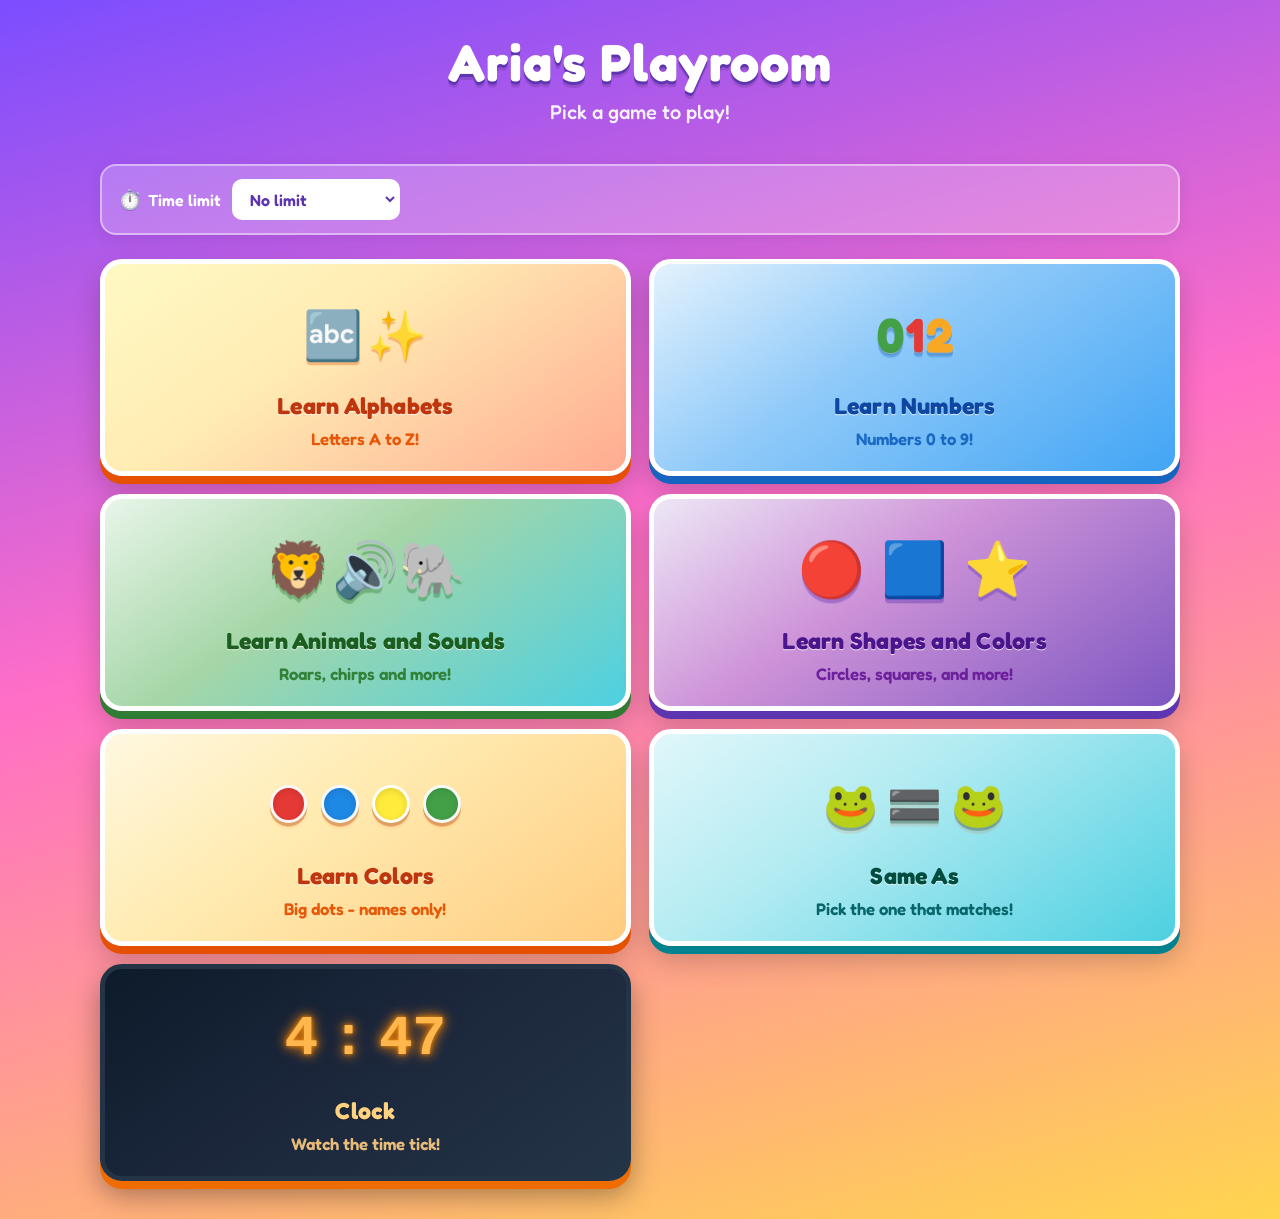
<file: index.html>
<!DOCTYPE html>
<html lang="en">
<head>
<meta charset="UTF-8">
<meta name="viewport" content="width=device-width, initial-scale=1.0, maximum-scale=1.0, user-scalable=no">
<title>Aria's Playroom</title>
<link rel="preconnect" href="https://fonts.googleapis.com">
<link rel="preconnect" href="https://fonts.gstatic.com" crossorigin>
<link href="https://fonts.googleapis.com/css2?family=Fredoka:wght@500;600;700&display=swap" rel="stylesheet">
<link rel="stylesheet" href="styles/index.css">
</head>
<body>
<main aria-label="Aria's Playroom">
  <header class="portal-header">
    <h1 class="portal-title">Aria's Playroom</h1>
    <p class="portal-sub">Pick a game to play!</p>
  </header>

  <section class="parent-panel" aria-label="Time limit">
    <div class="parent-panel__row">
      <label class="parent-panel__label" for="play-limit">
        <span class="parent-panel__time-icon" aria-hidden="true">⏱️</span>
        Time limit
      </label>
      <select id="play-limit" name="play-limit">
        <option value="unlimited" selected>No limit</option>
        <option value="5">5 minutes</option>
        <option value="10">10 minutes</option>
        <option value="15">15 minutes</option>
        <option value="custom">Custom…</option>
      </select>
      <span class="parent-panel__custom" id="custom-minutes-wrap" hidden>
        <input type="number" id="custom-minutes" name="custom-minutes" min="1" max="180" value="15" inputmode="numeric" aria-label="Custom minutes">
        <span class="parent-panel__custom-suffix">min</span>
      </span>
    </div>
  </section>

  <div class="game-grid"></div>
</main>
<script src="shared/touch-guard.js"></script>
<script src="shared/stats.js"></script>
<script src="shared/portal-storage.js"></script>
<script src="data/activities.js"></script>
<script src="scripts/index-page.js"></script>
</body>
</html>
</file>
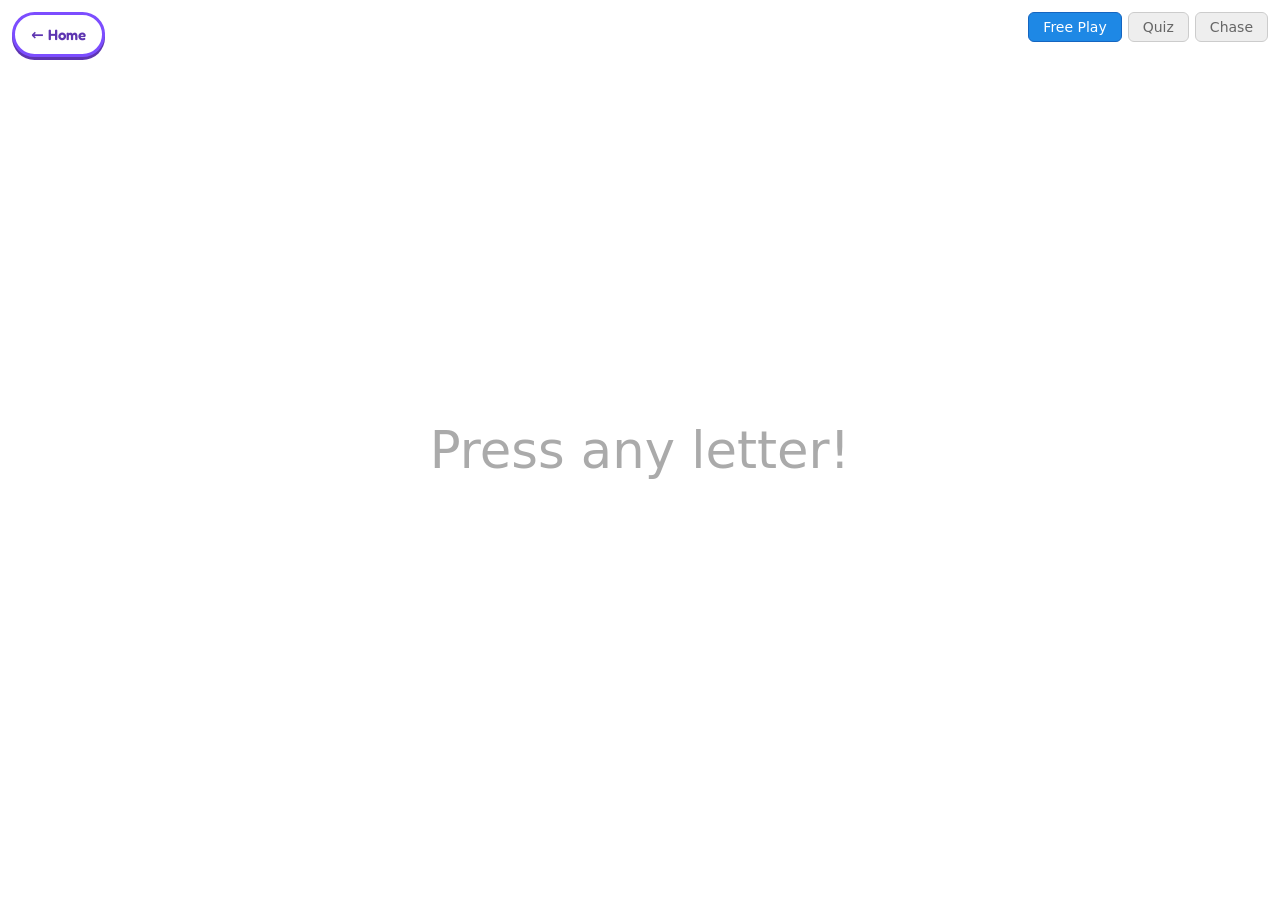
<file: alphabet.html>
<!DOCTYPE html>
<html lang="en">
<head>
<meta charset="UTF-8">
<meta name="viewport" content="width=device-width, initial-scale=1.0, maximum-scale=1.0, user-scalable=no">
<title>Learn Alphabets - Aria's Playroom</title>
<link rel="preconnect" href="https://fonts.googleapis.com">
<link rel="preconnect" href="https://fonts.gstatic.com" crossorigin>
<link href="https://fonts.googleapis.com/css2?family=Fredoka:wght@500;600;700&display=swap" rel="stylesheet">
<link rel="stylesheet" href="styles/alphabet.css">
</head>
<body class="alphabet-page">

<div id="play-timer" role="status" aria-live="polite" aria-atomic="true"></div>

<div id="session-end-overlay" aria-modal="true" role="dialog" aria-labelledby="session-end-title" aria-hidden="true">
  <div class="session-end-card">
    <h2 id="session-end-title">Time's up!</h2>
    <p class="session-end-sub">You did awesome — here's your scoreboard!</p>
    <div class="session-end-stats" id="session-end-stats"></div>
    <a href="index.html" class="session-end-home" id="session-end-home">Back to home</a>
  </div>
</div>

<a href="index.html" class="home-btn" id="link-home" aria-label="Back to games">← Home</a>
<div id="mode-buttons">
  <button class="mode-btn active" data-mode="freeplay">Free Play</button>
  <button class="mode-btn" data-mode="quiz">Quiz</button>
  <button class="mode-btn" data-mode="chase">Chase</button>
</div>
<div id="display-area">
  <div id="hint">Press any letter!</div>
  <div id="letter"></div>
</div>
<div id="touch-grid"></div>
<div id="chase-arena"></div>
<div id="thumbs-down">👎</div>
<div id="confetti-container"></div>

<script src="shared/touch-guard.js"></script>
<script src="data/alphabet.js"></script>
<script src="shared/feedback.js"></script>
<script src="shared/stats.js"></script>
<script src="shared/speech.js"></script>
<script src="shared/summary.js"></script>
<script src="shared/portal-storage.js"></script>
<script src="shared/session.js"></script>
<script src="shared/mode-summary.js"></script>
<script src="shared/collection-activity.js"></script>
<script src="scripts/alphabet-page.js"></script>
</body>
</html>
</file>
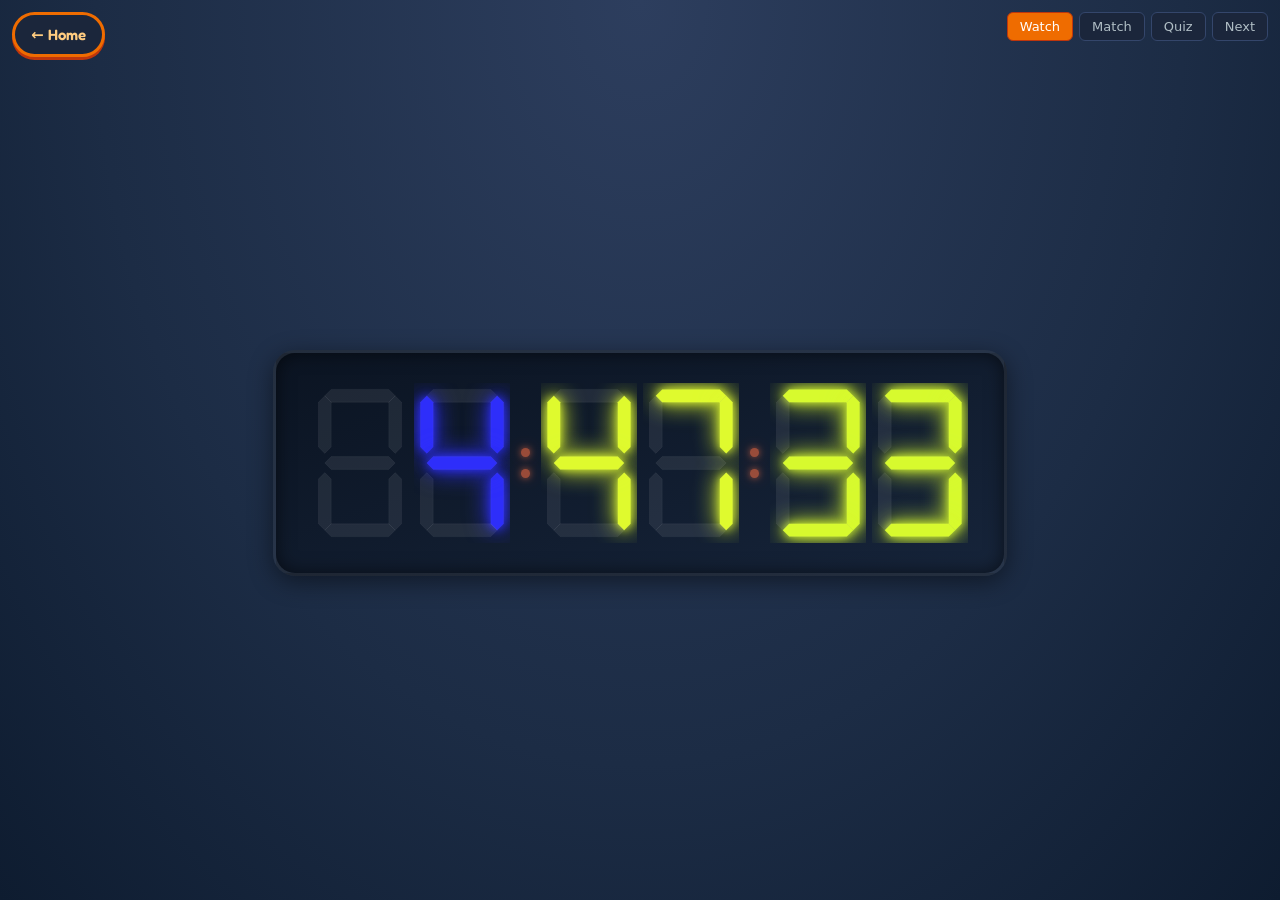
<file: clock.html>
<!DOCTYPE html>
<html lang="en">
<head>
<meta charset="UTF-8">
<meta name="viewport" content="width=device-width, initial-scale=1.0, maximum-scale=1.0, user-scalable=no">
<title>Clock — Aria's Playroom</title>
<link rel="preconnect" href="https://fonts.googleapis.com">
<link rel="preconnect" href="https://fonts.gstatic.com" crossorigin>
<link href="https://fonts.googleapis.com/css2?family=Fredoka:wght@500;600;700&display=swap" rel="stylesheet">
<link rel="stylesheet" href="styles/clock.css">
</head>
<body>

<div id="play-timer" role="status" aria-live="polite" aria-atomic="true"></div>

<div id="session-end-overlay" aria-modal="true" role="dialog" aria-labelledby="session-end-title" aria-hidden="true">
  <div class="session-end-card">
    <h2 id="session-end-title">Time's up!</h2>
    <p class="session-end-sub">Here's how your clock time went!</p>
    <div class="session-end-stats" id="session-end-stats"></div>
    <a href="index.html" class="session-end-home" id="session-end-home">Back to home</a>
  </div>
</div>

<a href="index.html" class="home-btn" id="link-home" aria-label="Back to games">← Home</a>

<div id="mode-buttons">
  <button type="button" class="mode-btn active" data-mode="watch">Watch</button>
  <button type="button" class="mode-btn" data-mode="match">Match</button>
  <button type="button" class="mode-btn" data-mode="quiz">Quiz</button>
  <button type="button" class="mode-btn" data-mode="next">Next</button>
</div>

<main id="app-main"></main>

<div id="thumbs-down" aria-hidden="true">👎</div>

<script src="shared/touch-guard.js"></script>
<script src="shared/feedback.js"></script>
<script src="shared/stats.js"></script>
<script src="shared/speech.js"></script>
<script src="shared/summary.js"></script>
<script src="shared/portal-storage.js"></script>
<script src="shared/session.js"></script>
<script src="scripts/clock-page.js"></script>
</body>
</html>
</file>
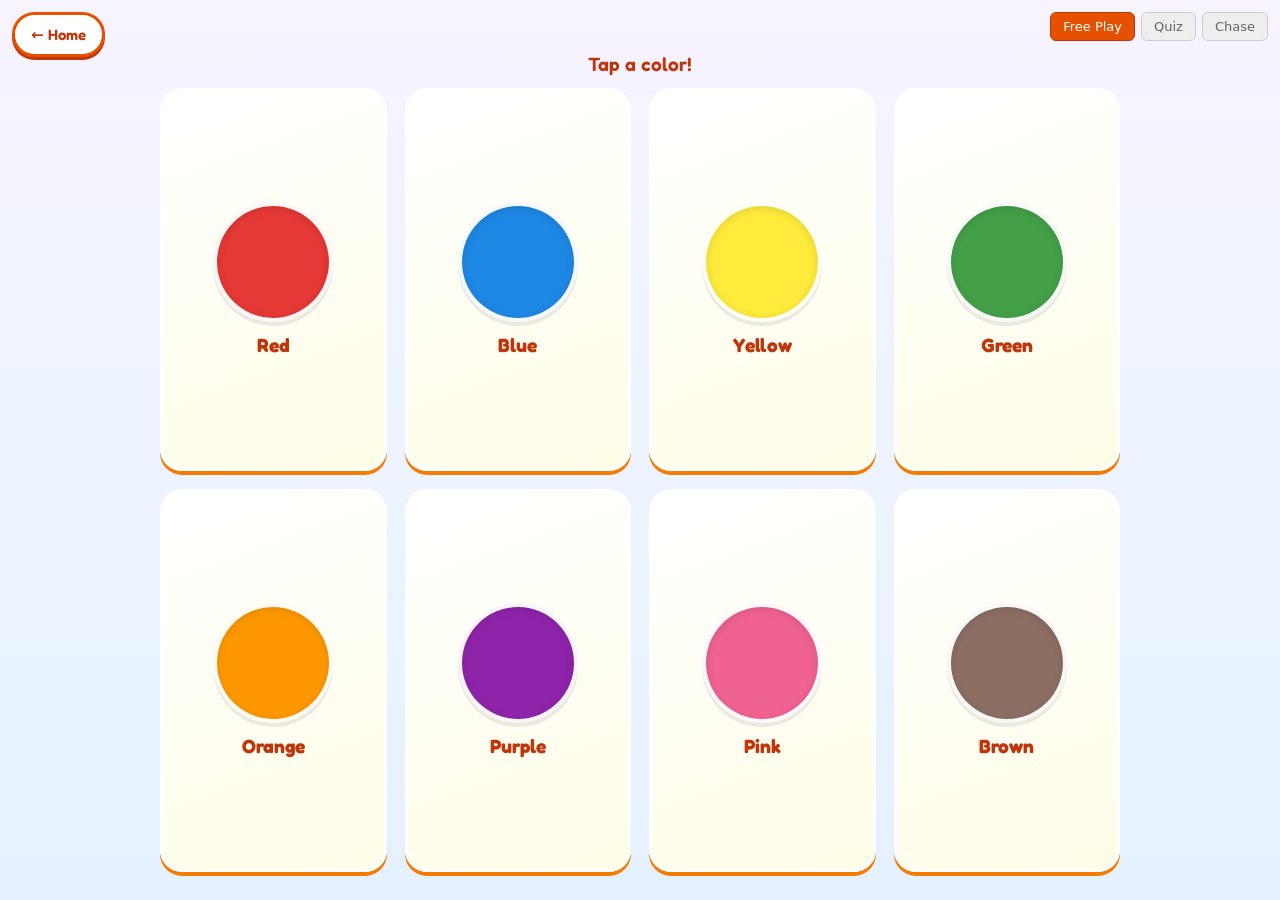
<file: colors.html>
<!DOCTYPE html>
<html lang="en">
<head>
<meta charset="UTF-8">
<meta name="viewport" content="width=device-width, initial-scale=1.0, maximum-scale=1.0, user-scalable=no">
<title>Learn Colors — Aria's Playroom</title>
<link rel="preconnect" href="https://fonts.googleapis.com">
<link rel="preconnect" href="https://fonts.gstatic.com" crossorigin>
<link href="https://fonts.googleapis.com/css2?family=Fredoka:wght@500;600;700&display=swap" rel="stylesheet">
<link rel="stylesheet" href="styles/colors.css">
</head>
<body>

<div id="play-timer" role="status" aria-live="polite" aria-atomic="true"></div>

<div id="session-end-overlay" aria-modal="true" role="dialog" aria-labelledby="session-end-title" aria-hidden="true">
  <div class="session-end-card">
    <h2 id="session-end-title">Time's up!</h2>
    <p class="session-end-sub">You did awesome — here's your scoreboard!</p>
    <div class="session-end-stats" id="session-end-stats"></div>
    <a href="index.html" class="session-end-home" id="session-end-home">Back to home</a>
  </div>
</div>

<a href="index.html" class="home-btn" id="link-home" aria-label="Back to games">← Home</a>

<div id="mode-buttons">
  <button type="button" class="mode-btn active" data-mode="freeplay">Free Play</button>
  <button type="button" class="mode-btn" data-mode="quiz">Quiz</button>
  <button type="button" class="mode-btn" data-mode="chase">Chase</button>
</div>

<main id="app-main">
  <p class="freeplay-hint" id="mode-hint">Tap a color!</p>

  <div id="view-freeplay">
    <div id="quiz-top" hidden>
      <p class="quiz-top__title">Which color do you hear?</p>
      <button type="button" class="quiz-replay-btn" id="quiz-replay-btn" aria-label="Play the color name again">🔊</button>
      <p class="quiz-top__sub">Tap the big speaker if you want to hear it again.</p>
    </div>
    <div class="color-grid" id="color-grid" aria-label="Colors"></div>
  </div>
</main>

<div id="chase-arena" aria-hidden="true"></div>
<div id="thumbs-down" aria-hidden="true">👎</div>

<script src="shared/touch-guard.js"></script>
<script src="data/colors.js"></script>
<script src="shared/feedback.js"></script>
<script src="shared/stats.js"></script>
<script src="shared/speech.js"></script>
<script src="shared/summary.js"></script>
<script src="shared/portal-storage.js"></script>
<script src="shared/session.js"></script>
<script src="shared/mode-summary.js"></script>
<script src="shared/collection-activity.js"></script>
<script src="scripts/colors-page.js"></script>
</body>
</html>
</file>
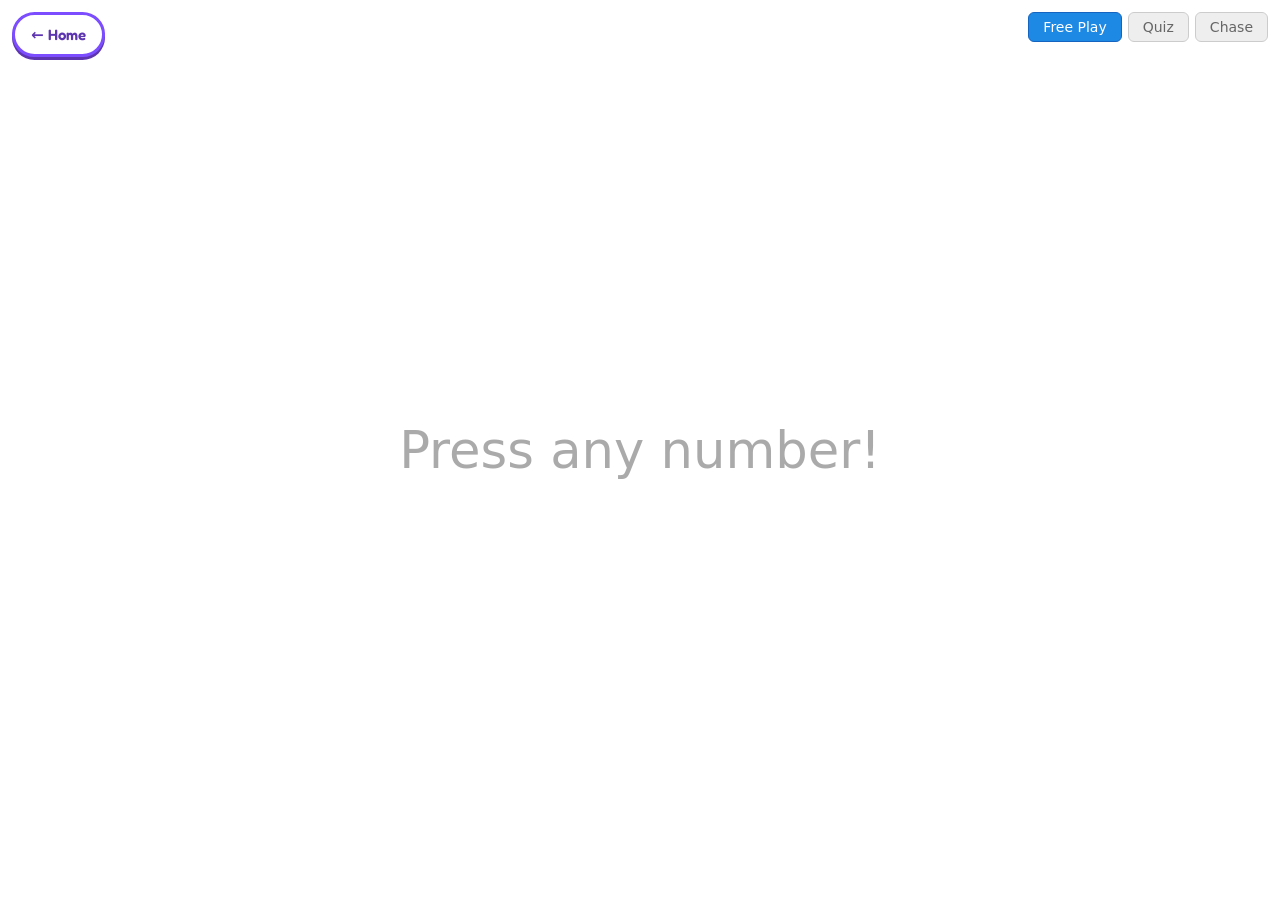
<file: numbers.html>
<!DOCTYPE html>
<html lang="en">
<head>
<meta charset="UTF-8">
<meta name="viewport" content="width=device-width, initial-scale=1.0, maximum-scale=1.0, user-scalable=no">
<title>Learn Numbers - Aria's Playroom</title>
<link rel="preconnect" href="https://fonts.googleapis.com">
<link rel="preconnect" href="https://fonts.gstatic.com" crossorigin>
<link href="https://fonts.googleapis.com/css2?family=Fredoka:wght@500;600;700&display=swap" rel="stylesheet">
<link rel="stylesheet" href="styles/alphabet.css">
</head>
<body class="numbers-page">

<div id="play-timer" role="status" aria-live="polite" aria-atomic="true"></div>

<div id="session-end-overlay" aria-modal="true" role="dialog" aria-labelledby="session-end-title" aria-hidden="true">
  <div class="session-end-card">
    <h2 id="session-end-title">Time's up!</h2>
    <p class="session-end-sub">You did awesome - here's your scoreboard!</p>
    <div class="session-end-stats" id="session-end-stats"></div>
    <a href="index.html" class="session-end-home" id="session-end-home">Back to home</a>
  </div>
</div>

<a href="index.html" class="home-btn" id="link-home" aria-label="Back to games">← Home</a>
<div id="mode-buttons">
  <button class="mode-btn active" data-mode="freeplay">Free Play</button>
  <button class="mode-btn" data-mode="quiz">Quiz</button>
  <button class="mode-btn" data-mode="chase">Chase</button>
</div>
<div id="display-area">
  <div id="hint">Press any number!</div>
  <div id="letter"></div>
</div>
<div id="touch-grid"></div>
<div id="chase-arena"></div>
<div id="thumbs-down">👎</div>
<div id="confetti-container"></div>

<script src="shared/touch-guard.js"></script>
<script src="data/numbers.js"></script>
<script src="shared/feedback.js"></script>
<script src="shared/stats.js"></script>
<script src="shared/speech.js"></script>
<script src="shared/summary.js"></script>
<script src="shared/portal-storage.js"></script>
<script src="shared/session.js"></script>
<script src="shared/mode-summary.js"></script>
<script src="shared/collection-activity.js"></script>
<script src="scripts/alphabet-page.js"></script>
</body>
</html>
</file>
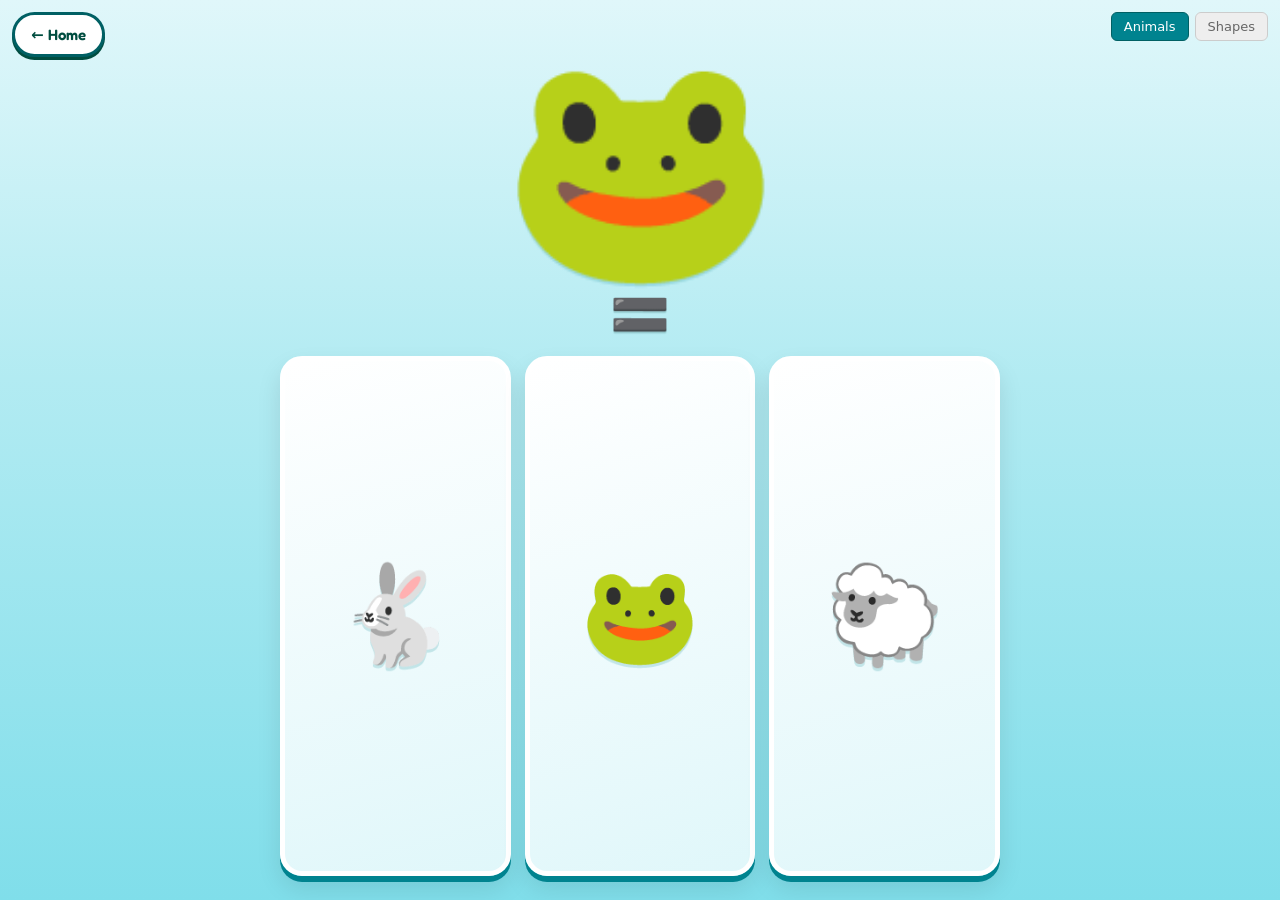
<file: same-as.html>
<!DOCTYPE html>
<html lang="en">
<head>
<meta charset="UTF-8">
<meta name="viewport" content="width=device-width, initial-scale=1.0, maximum-scale=1.0, user-scalable=no">
<title>Same As — Aria's Playroom</title>
<link rel="preconnect" href="https://fonts.googleapis.com">
<link rel="preconnect" href="https://fonts.gstatic.com" crossorigin>
<link href="https://fonts.googleapis.com/css2?family=Fredoka:wght@500;600;700&display=swap" rel="stylesheet">
<link rel="stylesheet" href="styles/same-as.css">
</head>
<body>

<div id="play-timer" role="status" aria-live="polite" aria-atomic="true"></div>

<div id="session-end-overlay" aria-modal="true" role="dialog" aria-labelledby="session-end-title" aria-hidden="true">
  <div class="session-end-card">
    <h2 id="session-end-title">Time's up!</h2>
    <p class="session-end-sub">Here's how your matching went!</p>
    <div class="session-end-stats" id="session-end-stats"></div>
    <a href="index.html" class="session-end-home" id="session-end-home">Back to home</a>
  </div>
</div>

<a href="index.html" class="home-btn" id="link-home" aria-label="Back to games">← Home</a>

<div id="category-buttons">
  <button type="button" class="cat-btn active" data-cat="animals">Animals</button>
  <button type="button" class="cat-btn" data-cat="shapes">Shapes</button>
</div>

<main id="app-main">
  <div class="match-board">
    <div class="match-ref-wrap">
      <button type="button" class="match-ref-card" id="ref-card" aria-label="Play the question out loud">
        <span class="match-ref-card__art" id="ref-art" aria-hidden="true"></span>
      </button>
      <div class="match-cue" aria-hidden="true" title="Same">🟰</div>
    </div>
    <div class="match-choices">
      <button type="button" class="match-choice" id="choice-left" aria-label="First choice">
        <span class="match-choice__art" id="choice-left-art"></span>
      </button>
      <button type="button" class="match-choice" id="choice-middle" aria-label="Second choice">
        <span class="match-choice__art" id="choice-middle-art"></span>
      </button>
      <button type="button" class="match-choice" id="choice-right" aria-label="Third choice">
        <span class="match-choice__art" id="choice-right-art"></span>
      </button>
    </div>
  </div>
</main>

<div id="thumbs-down" aria-hidden="true">👎</div>

<script src="shared/touch-guard.js"></script>
<script src="data/animals.js"></script>
<script src="data/shapes.js"></script>
<script src="shared/feedback.js"></script>
<script src="shared/stats.js"></script>
<script src="shared/speech.js"></script>
<script src="shared/summary.js"></script>
<script src="shared/portal-storage.js"></script>
<script src="shared/session.js"></script>
<script src="scripts/same-as-page.js"></script>
</body>
</html>
</file>
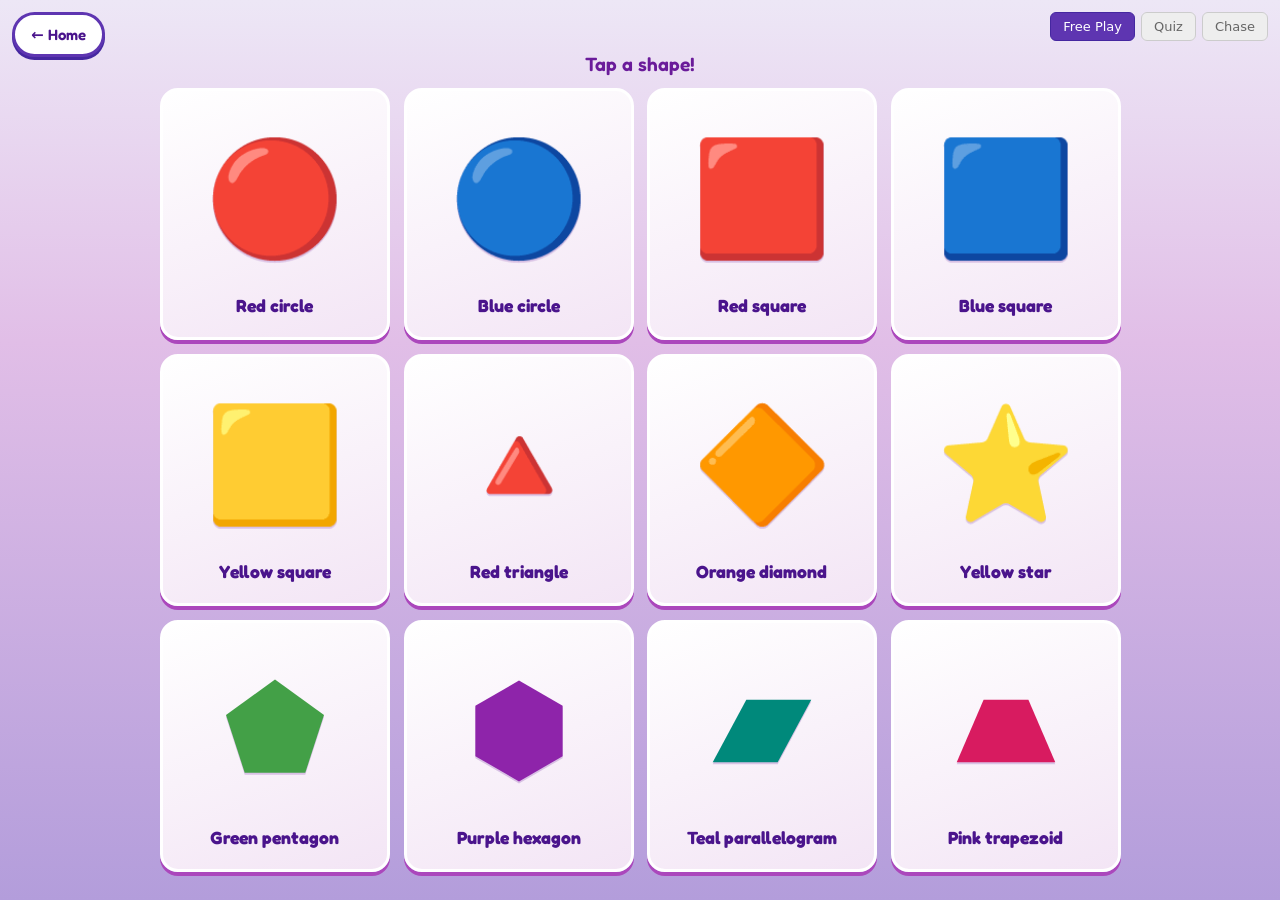
<file: shapes.html>
<!DOCTYPE html>
<html lang="en">
<head>
<meta charset="UTF-8">
<meta name="viewport" content="width=device-width, initial-scale=1.0, maximum-scale=1.0, user-scalable=no">
<title>Learn Shapes and Colors — Aria's Playroom</title>
<link rel="preconnect" href="https://fonts.googleapis.com">
<link rel="preconnect" href="https://fonts.gstatic.com" crossorigin>
<link href="https://fonts.googleapis.com/css2?family=Fredoka:wght@500;600;700&display=swap" rel="stylesheet">
<link rel="stylesheet" href="styles/shapes.css">
</head>
<body>

<div id="play-timer" role="status" aria-live="polite" aria-atomic="true"></div>

<div id="session-end-overlay" aria-modal="true" role="dialog" aria-labelledby="session-end-title" aria-hidden="true">
  <div class="session-end-card">
    <h2 id="session-end-title">Time's up!</h2>
    <p class="session-end-sub">You did awesome — here's your scoreboard!</p>
    <div class="session-end-stats" id="session-end-stats"></div>
    <a href="index.html" class="session-end-home" id="session-end-home">Back to home</a>
  </div>
</div>

<a href="index.html" class="home-btn" id="link-home" aria-label="Back to games">← Home</a>

<div id="mode-buttons">
  <button type="button" class="mode-btn active" data-mode="freeplay">Free Play</button>
  <button type="button" class="mode-btn" data-mode="quiz">Quiz</button>
  <button type="button" class="mode-btn" data-mode="chase">Chase</button>
</div>

<main id="app-main">
  <p class="freeplay-hint" id="mode-hint">Tap a shape!</p>

  <div id="view-freeplay">
    <div id="quiz-top" hidden>
      <p class="quiz-top__title">Which shape do you hear?</p>
      <button type="button" class="quiz-replay-btn" id="quiz-replay-btn" aria-label="Play the color and shape name again">🔊</button>
      <p class="quiz-top__sub">Tap the big speaker if you want to hear it again.</p>
    </div>
    <div class="shape-grid" id="shape-grid" aria-label="Shapes and colors"></div>
  </div>
</main>

<div id="chase-arena" aria-hidden="true"></div>
<div id="thumbs-down" aria-hidden="true">👎</div>

<script src="shared/touch-guard.js"></script>
<script src="data/shapes.js"></script>
<script src="shared/feedback.js"></script>
<script src="shared/stats.js"></script>
<script src="shared/speech.js"></script>
<script src="shared/summary.js"></script>
<script src="shared/portal-storage.js"></script>
<script src="shared/session.js"></script>
<script src="shared/mode-summary.js"></script>
<script src="shared/collection-activity.js"></script>
<script src="scripts/shapes-page.js"></script>
</body>
</html>
</file>
<file: styles/index.css>
* { margin: 0; padding: 0; box-sizing: border-box; }

  body {
    min-height: 100dvh;
    width: 100%;
    overflow: auto;
    display: flex;
    flex-direction: column;
    align-items: center;
    padding: clamp(1rem, 4vw, 2rem);
    font-family: "Fredoka", system-ui, sans-serif;
    user-select: none;
    -webkit-user-select: none;
    touch-action: manipulation;
    background: linear-gradient(165deg, #7c4dff 0%, #ff6ec7 45%, #ffd54f 100%);
  }

  /* Full width up to 1080px, centered in the viewport (stretch + max-width left the block visually start-aligned on wide screens). */
  main {
    width: 100%;
    max-width: min(1080px, 100%);
    margin-inline: auto;
    align-self: center;
  }

  .portal-header {
    text-align: center;
    margin-bottom: clamp(1.25rem, 5vw, 2.5rem);
  }

  .portal-title {
    font-size: clamp(2rem, 8vw, 3.25rem);
    font-weight: 700;
    color: #fff;
    text-shadow:
      0 3px 0 #5e35b1,
      0 6px 0 rgba(0, 0, 0, 0.12);
    letter-spacing: 0.02em;
    line-height: 1.15;
  }

  .portal-sub {
    margin-top: 0.5rem;
    font-size: clamp(1rem, 3.5vw, 1.25rem);
    font-weight: 500;
    color: rgba(255, 255, 255, 0.92);
  }

  .game-grid {
    --game-grid-gap: clamp(0.65rem, 2vw, 1.15rem);
    /* Do not use container-type here: Safari/iPad can compute a near-zero width for the grid,
       which makes @container(max-width: …) always match and collapses tiles into narrow strips. */
    display: grid;
    /* At most 2 columns when wide: min track is max(15rem, half row). Narrow phones stay 1 column. */
    grid-template-columns: repeat(
      auto-fit,
      minmax(
        max(15rem, min(100%, calc((100% - var(--game-grid-gap)) / 2))),
        1fr
      )
    );
    align-items: stretch;
    justify-items: stretch;
    gap: var(--game-grid-gap);
    width: 100%;
    max-width: min(1080px, 100%);
    margin-inline: auto;
    padding-bottom: 6px;
  }

  /* With exactly three tiles, the third spans the row (2+1). Four or more tiles stay a balanced grid (e.g. 2×2). */
  .game-grid .game-tile:nth-child(3):last-child {
    grid-column: 1 / -1;
  }

  /* Narrow viewports (typical phones): cap card width; use media queries, not grid container queries (Safari-safe). */
  @media (max-width: 31.5rem) {
    .game-grid .game-tile {
      width: min(100%, 22.5rem);
      max-width: 22.5rem;
      justify-self: center;
    }
  }

  @media (min-width: 31.5rem) {
    .game-grid .game-tile:nth-child(3):last-child {
      justify-self: center;
      width: min(100%, calc((100% - var(--game-grid-gap)) / 2));
    }
  }

  .game-grid .game-tile:nth-child(5):last-child {
    grid-column: 1 / -1;
    justify-self: center;
    width: min(100%, calc((100% - var(--game-grid-gap)) / 2));
  }

  .game-tile {
    width: 100%;
    min-width: 0;
    max-width: none;
    display: flex;
    flex-direction: column;
    align-items: center;
    justify-content: flex-start;
    gap: 0.5rem;
    padding: clamp(0.85rem, 2.8vw, 1.25rem);
    border-radius: 22px;
    text-decoration: none;
    color: inherit;
    background: linear-gradient(145deg, #fff9c4 0%, #ffecb3 40%, #ffab91 100%);
    border: 5px solid #fff;
    box-shadow:
      0 8px 0 #e65100,
      0 14px 28px rgba(0, 0, 0, 0.2);
    transform: translateY(0);
    transition: transform 0.15s ease, box-shadow 0.15s ease;
    -webkit-tap-highlight-color: transparent;
    cursor: pointer;
  }

  .game-tile:hover {
    transform: translateY(-4px) scale(1.02);
    box-shadow:
      0 12px 0 #e65100,
      0 18px 32px rgba(0, 0, 0, 0.22);
  }

  .game-tile:active {
    transform: translateY(4px) scale(0.98);
    box-shadow:
      0 4px 0 #e65100,
      0 8px 16px rgba(0, 0, 0, 0.18);
  }

  /* Art grows to fill space above titles (equal tile heights); emoji scale with tile width */
  .game-tile__art {
    display: flex;
    align-items: center;
    justify-content: center;
    flex: 1 1 0;
    min-height: clamp(4.25rem, 24vw, 6.25rem);
    width: 100%;
    box-sizing: border-box;
    font-size: clamp(2rem, 11vw, 3.35rem);
    line-height: 1;
    overflow: hidden;
    filter: drop-shadow(0 3px 0 rgba(230, 81, 0, 0.32));
    animation: tile-wiggle 2.5s ease-in-out infinite;
  }

  .game-tile__art--letters {
    display: inline-flex;
    align-items: center;
    justify-content: center;
    flex-wrap: nowrap;
    gap: 0.08em;
    font-family: "Fredoka", system-ui, sans-serif;
    font-weight: 800;
    font-size: clamp(1.75rem, 10vw, 3rem);
    animation: tile-wiggle-letters 2.5s ease-in-out infinite;
  }

  @keyframes tile-wiggle-letters {
    0%, 100% { transform: rotate(-2deg) scale(1); }
    50% { transform: rotate(2deg) scale(1.02); }
  }

  .game-tile__art--letters .game-tile__art__nums {
    display: inline-flex;
    align-items: center;
    gap: 0.04em;
    margin: 0 0.02em;
    line-height: 1;
  }

  .game-tile__art--letters .game-tile__art__n {
    display: inline-block;
    line-height: 1;
    text-shadow:
      0 2px 0 rgba(0, 0, 0, 0.12),
      0 1px 0 rgba(255, 255, 255, 0.35);
  }

  .game-tile__art__n--1 {
    color: #e53935;
  }

  .game-tile__art__n--2 {
    color: #f9a825;
  }

  .game-tile__art__n--3 {
    color: #1e88e5;
  }

  .game-tile__art__n--0 {
    color: #43a047;
  }

  .game-tile--numbers {
    background: linear-gradient(145deg, #e3f2fd 0%, #90caf9 42%, #42a5f5 100%);
    box-shadow:
      0 8px 0 #1565c0,
      0 14px 28px rgba(0, 0, 0, 0.2);
  }

  .game-tile--numbers .game-tile__art {
    filter: drop-shadow(0 4px 0 rgba(21, 101, 192, 0.35));
  }

  .game-tile--numbers .game-tile__label {
    color: #0d47a1;
  }

  .game-tile--numbers .game-tile__hint {
    color: #1565c0;
    opacity: 0.95;
  }

  .game-tile--numbers:hover {
    box-shadow:
      0 12px 0 #1565c0,
      0 18px 32px rgba(0, 0, 0, 0.22);
  }

  .game-tile--numbers:active {
    box-shadow:
      0 4px 0 #1565c0,
      0 8px 16px rgba(0, 0, 0, 0.18);
  }

  @keyframes tile-wiggle {
    0%, 100% { transform: rotate(-2deg) scale(1); }
    50% { transform: rotate(2deg) scale(1.03); }
  }

  @media (prefers-reduced-motion: reduce) {
    .game-tile__art,
    .game-tile__art--letters { animation: none; }
    .game-tile { transition: none; }
    .game-tile:hover { transform: none; }
  }

  .game-tile__label {
    margin-top: auto;
    display: block;
    width: 90%;
    max-width: 90%;
    margin-inline: auto;
    box-sizing: border-box;
    font-weight: 700;
    line-height: 1.2;
    letter-spacing: 0.01em;
    color: #bf360c;
    text-align: center;
    text-wrap: balance;
    text-shadow: 0 1px 0 rgba(255, 255, 255, 0.8);
    font-size: clamp(0.92rem, 3.8vw, 1.45rem);
  }

  .game-tile__hint {
    display: block;
    width: 90%;
    max-width: 90%;
    margin-inline: auto;
    box-sizing: border-box;
    font-size: clamp(0.8rem, 3.1vw, 1.05rem);
    font-weight: 600;
    line-height: 1.35;
    text-align: center;
    text-wrap: balance;
    color: #e65100;
    opacity: 0.95;
  }

  .game-tile--animals {
    background: linear-gradient(145deg, #e8f5e9 0%, #a5d6a7 42%, #4dd0e1 100%);
    box-shadow:
      0 8px 0 #2e7d32,
      0 14px 28px rgba(0, 0, 0, 0.2);
  }

  .game-tile--animals .game-tile__art {
    filter: drop-shadow(0 4px 0 rgba(46, 125, 50, 0.4));
  }

  .game-tile--animals .game-tile__label {
    color: #1b5e20;
  }

  .game-tile--animals .game-tile__hint {
    color: #2e7d32;
    opacity: 0.95;
  }

  .game-tile--animals:hover {
    box-shadow:
      0 12px 0 #2e7d32,
      0 18px 32px rgba(0, 0, 0, 0.22);
  }

  .game-tile--animals:active {
    box-shadow:
      0 4px 0 #2e7d32,
      0 8px 16px rgba(0, 0, 0, 0.18);
  }

  .game-tile--shapes {
    background: linear-gradient(145deg, #ede7f6 0%, #ce93d8 42%, #7e57c2 100%);
    box-shadow:
      0 8px 0 #5e35b1,
      0 14px 28px rgba(0, 0, 0, 0.2);
  }

  .game-tile--shapes .game-tile__art {
    filter: drop-shadow(0 4px 0 rgba(94, 53, 177, 0.4));
  }

  .game-tile__art--shapes-icons {
    flex-wrap: wrap;
    align-content: center;
    column-gap: clamp(0.45rem, 5.5vw, 1rem);
    row-gap: clamp(0.35rem, 3vw, 0.65rem);
  }

  .game-tile__art--shapes-icons .game-tile__art__shape {
    display: inline-flex;
    flex-shrink: 0;
    line-height: 1;
  }

  @supports (font-size: 1cqi) {
    .game-tile__art--shapes-icons {
      column-gap: clamp(0.45rem, 5.5cqi, 1rem);
      row-gap: clamp(0.35rem, 3.5cqi, 0.65rem);
    }
  }

  .game-tile--shapes .game-tile__label {
    color: #4a148c;
  }

  .game-tile--shapes .game-tile__hint {
    color: #6a1b9a;
    opacity: 0.95;
  }

  .game-tile--shapes:hover {
    box-shadow:
      0 12px 0 #5e35b1,
      0 18px 32px rgba(0, 0, 0, 0.22);
  }

  .game-tile--shapes:active {
    box-shadow:
      0 4px 0 #5e35b1,
      0 8px 16px rgba(0, 0, 0, 0.18);
  }

  .game-tile--colors {
    background: linear-gradient(145deg, #fff8e1 0%, #ffecb3 38%, #ffcc80 100%);
    box-shadow:
      0 8px 0 #e65100,
      0 14px 28px rgba(0, 0, 0, 0.2);
  }

  .game-tile__art--colors-dots {
    flex-wrap: wrap;
    align-content: center;
    column-gap: clamp(0.5rem, 5vw, 0.85rem);
    row-gap: clamp(0.4rem, 3vw, 0.55rem);
  }

  .game-tile__art--colors-dots .game-tile__art__dot {
    display: inline-flex;
    flex-shrink: 0;
    width: clamp(1.85rem, 10vw, 2.35rem);
    height: clamp(1.85rem, 10vw, 2.35rem);
    border-radius: 50%;
    border: 3px solid rgba(255, 255, 255, 0.95);
    box-shadow:
      inset 0 2px 6px rgba(0, 0, 0, 0.12),
      0 3px 0 rgba(0, 0, 0, 0.1);
  }

  .game-tile__art__dot--red { background: #e53935; }
  .game-tile__art__dot--blue { background: #1e88e5; }
  .game-tile__art__dot--yellow { background: #ffeb3b; }
  .game-tile__art__dot--green { background: #43a047; }

  .game-tile--colors .game-tile__art {
    filter: drop-shadow(0 4px 0 rgba(230, 81, 0, 0.35));
  }

  .game-tile--colors .game-tile__label {
    color: #bf360c;
  }

  .game-tile--colors .game-tile__hint {
    color: #e65100;
    opacity: 0.95;
  }

  .game-tile--colors:hover {
    box-shadow:
      0 12px 0 #e65100,
      0 18px 32px rgba(0, 0, 0, 0.22);
  }

  .game-tile--colors:active {
    box-shadow:
      0 4px 0 #e65100,
      0 8px 16px rgba(0, 0, 0, 0.18);
  }

  .game-tile--same {
    background: linear-gradient(145deg, #e0f7fa 0%, #b2ebf2 40%, #4dd0e1 100%);
    box-shadow:
      0 8px 0 #00838f,
      0 14px 28px rgba(0, 0, 0, 0.2);
  }

  .game-tile__art--same-pair {
    flex-wrap: wrap;
    align-content: center;
    gap: clamp(0.35rem, 3vw, 0.55rem);
    font-size: clamp(1.75rem, 9vw, 2.75rem);
  }

  .game-tile__art--same-pair .game-tile__art__same-icon {
    filter: drop-shadow(0 3px 0 rgba(0, 131, 143, 0.35));
  }

  .game-tile--same .game-tile__label {
    color: #004d40;
  }

  .game-tile--same .game-tile__hint {
    color: #006064;
    opacity: 0.95;
  }

  .game-tile--same:hover {
    box-shadow:
      0 12px 0 #00838f,
      0 18px 32px rgba(0, 0, 0, 0.22);
  }

  .game-tile--same:active {
    box-shadow:
      0 4px 0 #00838f,
      0 8px 16px rgba(0, 0, 0, 0.18);
  }

  .game-tile--clock {
    background: linear-gradient(145deg, #0d1b2a 0%, #1b263b 45%, #243447 100%);
    box-shadow:
      0 8px 0 #ef6c00,
      0 14px 28px rgba(0, 0, 0, 0.35);
    border-color: #243447;
  }

  .game-tile__art--clock-digits {
    gap: clamp(0.45rem, 4vw, 0.85rem);
    font-family: "Courier New", "Menlo", monospace;
    font-weight: 800;
    font-size: clamp(2.2rem, 12vw, 3.5rem);
    filter: drop-shadow(0 0 6px rgba(255, 152, 0, 0.55));
  }

  .game-tile__art--clock-digits .game-tile__art__digit {
    display: inline-flex;
    align-items: center;
    justify-content: center;
    color: #ffb74d;
    text-shadow:
      0 0 4px rgba(255, 152, 0, 0.85),
      0 0 12px rgba(239, 108, 0, 0.65);
    line-height: 1;
  }

  .game-tile--clock .game-tile__label {
    color: #ffd180;
    text-shadow: 0 1px 0 rgba(0, 0, 0, 0.35);
  }

  .game-tile--clock .game-tile__hint {
    color: #ffcc80;
    opacity: 0.9;
  }

  .game-tile--clock:hover {
    box-shadow:
      0 12px 0 #ef6c00,
      0 18px 32px rgba(0, 0, 0, 0.4);
  }

  .game-tile--clock:active {
    box-shadow:
      0 4px 0 #ef6c00,
      0 8px 16px rgba(0, 0, 0, 0.28);
  }

  .parent-panel {
    width: 100%;
    max-width: min(1080px, 100%);
    margin-bottom: clamp(1rem, 4vw, 1.5rem);
    padding: clamp(0.65rem, 2.5vw, 0.85rem) clamp(0.85rem, 2.5vw, 1rem);
    border-radius: 16px;
    background: rgba(255, 255, 255, 0.22);
    border: 2px solid rgba(255, 255, 255, 0.45);
    box-shadow: 0 4px 16px rgba(0, 0, 0, 0.08);
  }

  .parent-panel__row {
    display: flex;
    flex-wrap: wrap;
    align-items: center;
    gap: 0.5rem 0.65rem;
  }

  .parent-panel__label {
    display: inline-flex;
    align-items: center;
    gap: 0.4rem;
    font-size: clamp(0.9rem, 3vw, 1rem);
    font-weight: 600;
    color: #fff;
  }

  .parent-panel__time-icon {
    font-size: 1.2rem;
    line-height: 1;
    filter: drop-shadow(0 1px 0 rgba(0, 0, 0, 0.15));
  }

  .parent-panel select {
    font-family: inherit;
    font-size: clamp(0.9rem, 3vw, 1rem);
    font-weight: 600;
    padding: 0.45rem 0.75rem;
    border-radius: 10px;
    border: 2px solid rgba(255, 255, 255, 0.6);
    background: #fff;
    color: #5e35b1;
    cursor: pointer;
    min-width: 10.5rem;
  }

  .parent-panel__custom {
    display: inline-flex;
    align-items: center;
    gap: 0.35rem;
  }

  .parent-panel__custom[hidden] {
    display: none !important;
  }

  .parent-panel__custom input {
    font-family: inherit;
    font-size: clamp(0.9rem, 3vw, 1rem);
    font-weight: 600;
    width: 4.25rem;
    padding: 0.4rem 0.5rem;
    border-radius: 10px;
    border: 2px solid rgba(255, 255, 255, 0.6);
    background: #fff;
    color: #5e35b1;
    text-align: center;
  }

  .parent-panel__custom-suffix {
    font-size: clamp(0.85rem, 2.8vw, 0.95rem);
    font-weight: 600;
    color: #fff;
  }
</file>
<file: styles/alphabet.css>
* { margin: 0; padding: 0; box-sizing: border-box; }

  body {
    background: #fff;
    width: 100vw;
    height: 100vh;
    height: 100dvh;
    overflow: hidden;
    display: flex;
    align-items: center;
    justify-content: center;
    font-family: system-ui, -apple-system, sans-serif;
    user-select: none;
    -webkit-user-select: none;
    touch-action: manipulation;
  }

  .home-btn {
    position: fixed;
    top: 12px;
    left: 12px;
    z-index: 150;
    font-family: "Fredoka", system-ui, sans-serif;
    font-size: 15px;
    font-weight: 600;
    padding: 10px 16px;
    border-radius: 999px;
    border: 3px solid #7c4dff;
    background: #fff;
    color: #5e35b1;
    cursor: pointer;
    box-shadow: 0 3px 0 #5e35b1;
    -webkit-tap-highlight-color: transparent;
    text-decoration: none;
  }

  .home-btn:active {
    transform: translateY(2px);
    box-shadow: 0 1px 0 #5e35b1;
  }

  #hint {
    font-size: 4vw;
    color: #aaa;
    transition: opacity 0.5s;
  }

  #letter {
    font-size: 50vw;
    font-weight: bold;
    line-height: 1;
    display: none;
  }

  #letter.pop {
    animation: pop 0.2s ease-out;
  }

  #letter.fade-out {
    animation: fade-out 0.5s ease-out forwards;
  }

  @keyframes pop {
    from { transform: scale(0.5); }
    to   { transform: scale(1.0); }
  }

  @keyframes fade-out {
    from { opacity: 1; }
    to   { opacity: 0; }
  }

  #mode-buttons {
    position: fixed;
    top: 12px;
    right: 12px;
    z-index: 100;
    display: flex;
    gap: 6px;
  }
  .mode-btn {
    background: #eee;
    border: 1px solid #ccc;
    border-radius: 6px;
    padding: 6px 14px;
    font-size: 14px;
    font-family: system-ui, -apple-system, sans-serif;
    color: #666;
    cursor: pointer;
  }
  .mode-btn:hover { background: #ddd; }
  .mode-btn.active {
    background: #1e88e5;
    border-color: #1565c0;
    color: #fff;
  }
  .mode-btn.active { pointer-events: none; }

  #thumbs-down {
    position: fixed;
    bottom: 10vh;
    left: 50%;
    transform: translateX(-50%);
    font-size: 15vw;
    display: none;
    z-index: 50;
    animation: shake 0.4s ease-out;
  }

  @keyframes shake {
    0%, 100% { transform: translateX(-50%) rotate(0deg); }
    20% { transform: translateX(-50%) rotate(-10deg); }
    40% { transform: translateX(-50%) rotate(10deg); }
    60% { transform: translateX(-50%) rotate(-5deg); }
    80% { transform: translateX(-50%) rotate(5deg); }
  }

  .celebration-emoji {
    position: fixed;
    z-index: 55;
    font-size: 12vw;
    pointer-events: none;
    animation: emoji-pop 1.5s ease-out forwards;
  }

  @keyframes emoji-pop {
    0%   { transform: scale(0) rotate(-20deg); opacity: 1; }
    30%  { transform: scale(1.2) rotate(5deg); opacity: 1; }
    50%  { transform: scale(1) rotate(0deg); opacity: 1; }
    100% { transform: scale(1.3) rotate(10deg); opacity: 0; }
  }

  .confetti {
    position: fixed;
    pointer-events: none;
    z-index: 60;
    animation: confetti-burst var(--duration) ease-out forwards;
  }

  @keyframes confetti-burst {
    0% {
      transform: translate(0, 0) rotate(0deg);
      opacity: 1;
    }
    100% {
      transform: translate(var(--tx), var(--ty)) rotate(var(--rot));
      opacity: 0;
    }
  }

  #display-area {
    flex: 1;
    display: flex;
    align-items: center;
    justify-content: center;
  }

  #touch-grid {
    display: none;
  }

  @media (pointer: coarse) {
    body {
      flex-direction: column;
    }

    #display-area {
      flex: 0 0 55%;
    }

    #letter {
      font-size: 35vw;
    }

    #touch-grid {
      flex: 1;
      display: grid;
      grid-template-columns: repeat(9, 1fr);
      grid-template-rows: repeat(4, 1fr);
      gap: 4px;
      padding: 8px;
      width: 100%;
    }

    .grid-btn {
      border: none;
      border-radius: 8px;
      background: #f0f0f0;
      font-size: 5vw;
      font-weight: bold;
      font-family: system-ui, -apple-system, sans-serif;
      color: #333;
      cursor: pointer;
      -webkit-tap-highlight-color: transparent;
    }

    .alphabet-page #touch-grid {
      grid-template-columns: repeat(20, 1fr);
      grid-template-rows: repeat(3, 1fr);
    }

    .alphabet-page .grid-btn {
      grid-column: span 2;
    }

    .alphabet-page .grid-btn[data-key="A"] {
      grid-column: 2 / span 2;
    }

    .alphabet-page .grid-btn[data-key="Z"] {
      grid-column: 4 / span 2;
    }

    .numbers-page #touch-grid {
      grid-template-columns: repeat(5, 1fr);
      grid-template-rows: repeat(2, 1fr);
    }

    .grid-btn:active {
      background: #ddd;
      transform: scale(0.95);
    }

    #thumbs-down {
      bottom: auto;
      top: 35%;
      font-size: 10vw;
    }

    .celebration-emoji {
      font-size: 8vw;
    }
  }

  #chase-arena {
    display: none;
    position: fixed;
    inset: 0;
    z-index: 10;
  }

  .chase-char {
    position: absolute;
    font-weight: bold;
    line-height: 1;
    cursor: pointer;
    -webkit-tap-highlight-color: transparent;
  }
  .chase-char:active {
    transform: scale(0.9);
  }

  #play-timer {
    display: none;
    position: fixed;
    top: 12px;
    left: 50%;
    transform: translateX(-50%);
    z-index: 140;
    font-family: "Fredoka", system-ui, sans-serif;
    font-size: 14px;
    font-weight: 600;
    padding: 8px 14px;
    border-radius: 999px;
    background: rgba(94, 53, 177, 0.92);
    color: #fff;
    box-shadow: 0 2px 8px rgba(0, 0, 0, 0.15);
    pointer-events: none;
  }

  #play-timer.is-visible {
    display: block;
  }

  body.session-ended {
    pointer-events: none;
  }

  body.session-ended #session-end-overlay,
  body.session-ended #session-end-overlay * {
    pointer-events: auto;
  }

  #session-end-overlay {
    display: none;
    position: fixed;
    inset: 0;
    z-index: 300;
    background: rgba(0, 0, 0, 0.45);
    align-items: center;
    justify-content: center;
    padding: 1rem;
  }

  body.session-ended #session-end-overlay {
    display: flex;
  }

  .session-end-card {
    max-width: 24rem;
    width: 100%;
    background: linear-gradient(160deg, #fff9e6 0%, #ffe0f0 40%, #e3f2fd 100%);
    border-radius: 24px;
    padding: clamp(1.35rem, 4vw, 1.85rem);
    font-family: "Fredoka", system-ui, sans-serif;
    box-shadow:
      0 4px 0 #ff6ec7,
      0 16px 48px rgba(0, 0, 0, 0.22);
    border: 4px solid #fff;
    position: relative;
    overflow: hidden;
  }

  .session-end-card::before {
    content: "⭐";
    position: absolute;
    top: 0.5rem;
    right: 0.75rem;
    font-size: 1.75rem;
    opacity: 0.9;
    pointer-events: none;
  }

  .session-end-card::after {
    content: "✨";
    position: absolute;
    bottom: 3.5rem;
    left: 0.65rem;
    font-size: 1.35rem;
    opacity: 0.85;
    pointer-events: none;
  }

  .session-end-card h2 {
    font-size: clamp(1.5rem, 5.5vw, 1.85rem);
    color: #6a1b9a;
    margin-bottom: 0.25rem;
    text-align: center;
    text-shadow: 0 2px 0 rgba(255, 255, 255, 0.8);
  }

  .session-end-card .session-end-sub {
    font-size: clamp(0.95rem, 3.2vw, 1.05rem);
    font-weight: 600;
    color: #ad1457;
    text-align: center;
    margin-bottom: 1.1rem;
  }

  .session-end-stats {
    display: flex;
    flex-direction: column;
    gap: 0.75rem;
    margin: 0 0 1.2rem;
  }

  .score-section {
    border-radius: 16px;
    padding: 0.75rem 0.85rem;
    border: 3px solid rgba(255, 255, 255, 0.95);
    box-shadow: 0 3px 0 rgba(0, 0, 0, 0.08);
  }

  .score-section--free {
    background: linear-gradient(135deg, #fff59d 0%, #ffcc80 100%);
  }

  .score-section--quiz {
    background: linear-gradient(135deg, #90caf9 0%, #64b5f6 100%);
  }

  .score-section--chase {
    background: linear-gradient(135deg, #a5d6a7 0%, #81c784 100%);
  }

  .score-section__head {
    display: flex;
    align-items: center;
    gap: 0.4rem;
    margin-bottom: 0.35rem;
  }

  .score-section__icon {
    font-size: 1.35rem;
    line-height: 1;
  }

  .score-section__title {
    font-size: clamp(1rem, 3.5vw, 1.15rem);
    font-weight: 700;
    color: #4a148c;
  }

  .score-section__body {
    font-size: clamp(0.88rem, 3vw, 0.98rem);
    font-weight: 600;
    color: #333;
    line-height: 1.45;
  }

  .score-section--muted .score-section__body {
    color: #555;
    font-weight: 500;
  }

  .score-pills {
    display: flex;
    flex-wrap: wrap;
    gap: 0.35rem;
    margin-top: 0.4rem;
  }

  .score-pill {
    display: inline-flex;
    align-items: center;
    justify-content: center;
    min-width: 2.1rem;
    padding: 0.35rem 0.5rem;
    border-radius: 10px;
    font-size: 1.05rem;
    font-weight: 800;
    background: #fff;
    color: #6a1b9a;
    border: 2px solid rgba(106, 27, 154, 0.25);
    box-shadow: 0 2px 0 rgba(0, 0, 0, 0.06);
  }

  .score-celebrate {
    font-size: 0.95rem;
    font-weight: 700;
    color: #1b5e20;
  }

  @media (prefers-reduced-motion: reduce) {
    .session-end-card::before,
    .session-end-card::after { opacity: 0.5; }
  }

  .session-end-home {
    display: block;
    text-align: center;
    font-weight: 600;
    font-size: 1rem;
    padding: 12px 16px;
    border-radius: 999px;
    background: #7c4dff;
    color: #fff;
    text-decoration: none;
    box-shadow: 0 3px 0 #5e35b1;
  }

  .session-end-home:active {
    transform: translateY(2px);
    box-shadow: 0 1px 0 #5e35b1;
  }
</file>
<file: styles/clock.css>
* { margin: 0; padding: 0; box-sizing: border-box; }

  body {
    min-height: 100vh;
    min-height: 100dvh;
    height: 100dvh;
    overflow-x: hidden;
    overflow-y: auto;
    display: flex;
    flex-direction: column;
    align-items: center;
    font-family: system-ui, -apple-system, sans-serif;
    user-select: none;
    -webkit-user-select: none;
    touch-action: manipulation;
    background:
      radial-gradient(ellipse at top, #2d3e5e 0%, #1c2c45 60%, #0e1c30 100%);
    color: #e0f2ff;
    padding: 52px 12px 16px;
  }

  body.session-ended {
    pointer-events: none;
  }

  body.session-ended #session-end-overlay,
  body.session-ended #session-end-overlay * {
    pointer-events: auto;
  }

  .home-btn {
    position: fixed;
    top: 12px;
    left: 12px;
    z-index: 150;
    font-family: "Fredoka", system-ui, sans-serif;
    font-size: 15px;
    font-weight: 600;
    padding: 10px 16px;
    border-radius: 999px;
    border: 3px solid #ef6c00;
    background: #1b263b;
    color: #ffcc80;
    text-decoration: none;
    box-shadow: 0 3px 0 #bf360c;
    -webkit-tap-highlight-color: transparent;
  }

  .home-btn:active {
    transform: translateY(2px);
    box-shadow: 0 1px 0 #bf360c;
  }

  #mode-buttons {
    position: fixed;
    top: 12px;
    right: 12px;
    z-index: 100;
    display: flex;
    flex-wrap: wrap;
    justify-content: flex-end;
    gap: 6px;
    max-width: 62vw;
  }

  .mode-btn {
    background: #1b263b;
    border: 1px solid #34466b;
    border-radius: 6px;
    padding: 6px 12px;
    font-size: 13px;
    font-family: system-ui, -apple-system, sans-serif;
    color: #b0bec5;
    cursor: pointer;
  }
  .mode-btn:hover { background: #243447; }
  .mode-btn.active {
    background: #ef6c00;
    border-color: #bf360c;
    color: #fff;
  }
  .mode-btn.active { pointer-events: none; }

  #app-main {
    width: min(94vw, 760px);
    flex: 1 1 auto;
    min-height: 0;
    display: flex;
    flex-direction: column;
    align-items: stretch;
    justify-content: center;
    gap: clamp(10px, 2.5vw, 18px);
    padding: 6px 0 16px;
  }

  .clock-face {
    --led-color: #ff7043;
    display: inline-flex;
    align-items: center;
    justify-content: center;
    gap: clamp(2px, 0.8vw, 6px);
    padding: clamp(10px, 2.5vw, 20px) clamp(14px, 3vw, 26px);
    border-radius: 22px;
    background: linear-gradient(160deg, #0b1422 0%, #16243a 100%);
    border: 3px solid rgba(255, 255, 255, 0.08);
    box-shadow:
      inset 0 0 18px rgba(0, 0, 0, 0.55),
      0 6px 24px rgba(0, 0, 0, 0.45);
    margin-inline: auto;
    max-width: 100%;
  }

  .clock-face--real {
    transform: scale(1);
  }

  .clock-face--speakable {
    cursor: pointer;
    -webkit-tap-highlight-color: transparent;
  }

  .clock-face--speakable.is-speaking {
    animation: clock-speak-pulse 0.75s ease-out;
  }

  @keyframes clock-speak-pulse {
    0% {
      box-shadow:
        inset 0 0 18px rgba(0, 0, 0, 0.55),
        0 6px 24px rgba(0, 0, 0, 0.45),
        0 0 0 0 rgba(255, 138, 76, 0);
    }
    35% {
      box-shadow:
        inset 0 0 18px rgba(0, 0, 0, 0.55),
        0 6px 24px rgba(0, 0, 0, 0.45),
        0 0 26px 4px rgba(255, 138, 76, 0.6);
    }
    100% {
      box-shadow:
        inset 0 0 18px rgba(0, 0, 0, 0.55),
        0 6px 24px rgba(0, 0, 0, 0.45),
        0 0 0 0 rgba(255, 138, 76, 0);
    }
  }

  @media (prefers-reduced-motion: reduce) {
    .clock-face--speakable.is-speaking { animation: none; }
  }

  .clock-face--big {
    padding: clamp(16px, 4vw, 30px) clamp(18px, 4vw, 36px);
  }

  .clock-face--option {
    padding: clamp(8px, 2vw, 14px) clamp(10px, 2vw, 18px);
  }

  .clock-digit-svg {
    width: clamp(34px, 9vw, 64px);
    height: auto;
    flex: 0 0 auto;
    display: block;
  }

  .clock-face--big .clock-digit-svg {
    width: clamp(52px, 13vw, 96px);
  }

  .clock-face--option .clock-digit-svg {
    width: clamp(26px, 7vw, 48px);
  }

  .clock-colon {
    display: inline-flex;
    flex-direction: column;
    justify-content: center;
    align-items: center;
    gap: clamp(6px, 1.4vw, 12px);
    padding: 0 clamp(2px, 0.5vw, 5px);
  }

  .clock-colon__dot {
    width: clamp(5px, 1.2vw, 9px);
    height: clamp(5px, 1.2vw, 9px);
    border-radius: 50%;
    background: #ff7043;
    box-shadow:
      0 0 6px #ff7043,
      0 0 14px rgba(255, 112, 67, 0.6);
    opacity: var(--colon-opacity, 1);
    transition: opacity 0.18s ease;
  }

  .clock-face--off .clock-colon__dot,
  .clock-face--manual .clock-colon__dot,
  .clock-face--option .clock-colon__dot {
    background: #80deea;
    box-shadow: 0 0 4px #80deea;
    opacity: 0.85;
  }

  .clock-digit-svg {
    --led-color: hsl(var(--led-hue, 18), 95%, 58%);
  }

  .clock-digit-svg .seg {
    fill: rgba(255, 255, 255, 0.08);
    stroke: rgba(255, 255, 255, 0.06);
    stroke-width: 0.5;
    transition: fill 0.08s linear, filter 0.08s linear;
  }

  .clock-digit-svg .seg.on {
    fill: var(--led-color);
    filter:
      drop-shadow(0 0 3px var(--led-color))
      drop-shadow(0 0 7px var(--led-color));
  }

  .clock-face--off .clock-digit-svg,
  .clock-face--option .clock-digit-svg {
    --led-color: #80deea;
  }

  .clock-face--off .clock-digit-svg .seg.on,
  .clock-face--option .clock-digit-svg .seg.on {
    filter: drop-shadow(0 0 2px #80deea);
  }

  .clock-face--manual .clock-digit-svg {
    --led-color: #b2ebf2;
  }

  .clock-face--manual .clock-digit-svg .seg.on {
    filter: drop-shadow(0 0 2px #b2ebf2);
  }

  .match-stack {
    display: flex;
    flex-direction: column;
    align-items: flex-start;
    gap: clamp(12px, 3vw, 22px);
  }

  .match-stack .clock-face {
    margin-inline: 0;
  }

  .clock-face--manual.matching {
    box-shadow:
      inset 0 0 26px rgba(33, 150, 243, 0.55),
      0 0 22px rgba(33, 150, 243, 0.65),
      0 8px 32px rgba(33, 150, 243, 0.45);
    border-color: rgba(100, 181, 246, 0.7);
  }

  .clock-face--manual.matching .clock-digit-svg {
    --led-color: #64b5f6;
  }

  .clock-face--manual.matching .clock-digit-svg .seg.on {
    filter: drop-shadow(0 0 3px #64b5f6) drop-shadow(0 0 9px #42a5f5);
  }

  .clock-face--manual.matching .clock-colon__dot {
    background: #64b5f6;
    box-shadow: 0 0 6px #64b5f6;
  }

  .clock-digit-svg .seg-btn {
    cursor: pointer;
    pointer-events: auto;
  }

  .clock-face--manual .clock-digit-svg .seg {
    pointer-events: none;
  }

  .clock-face--manual .clock-digit-svg .seg-btn {
    pointer-events: auto;
  }

  .watch-wrap,
  .match-wrap,
  .quiz-wrap,
  .next-wrap {
    flex: 1 1 auto;
    min-height: 0;
    display: flex;
    flex-direction: column;
    align-items: center;
    justify-content: center;
    gap: clamp(10px, 2.5vw, 18px);
  }

  .match-wrap {
    gap: clamp(12px, 3vw, 22px);
  }

  .clock-prompt {
    font-family: "Fredoka", system-ui, sans-serif;
    font-size: clamp(1rem, 3.5vw, 1.2rem);
    font-weight: 600;
    color: #ffcc80;
    text-align: center;
    margin-bottom: 4px;
  }

  .clock-replay-btn {
    width: min(22vmin, 6.5rem);
    height: min(22vmin, 6.5rem);
    min-width: 4.5rem;
    min-height: 4.5rem;
    border-radius: 50%;
    border: 4px solid #ef6c00;
    background: linear-gradient(165deg, #243447 0%, #1b263b 100%);
    box-shadow:
      0 6px 0 #bf360c,
      0 10px 28px rgba(0, 0, 0, 0.5);
    font-size: min(12vmin, 3rem);
    line-height: 1;
    color: #fff;
    cursor: pointer;
    display: flex;
    align-items: center;
    justify-content: center;
    -webkit-tap-highlight-color: transparent;
    touch-action: manipulation;
    transition: transform 0.1s ease, box-shadow 0.1s ease;
    margin-inline: auto;
  }

  .clock-replay-btn:hover {
    transform: translateY(-2px);
    box-shadow: 0 8px 0 #bf360c, 0 12px 30px rgba(0, 0, 0, 0.55);
  }

  .clock-replay-btn:active {
    transform: translateY(3px) scale(0.98);
    box-shadow: 0 3px 0 #bf360c;
  }

  .option-row {
    display: flex;
    flex-direction: row;
    justify-content: center;
    align-items: stretch;
    gap: clamp(8px, 2vw, 14px);
  }

  .option-row .clock-option {
    flex: 0 0 auto;
  }

  @media (max-width: 999px) {
    .option-row {
      flex-direction: column;
      align-items: center;
    }
  }

  .clock-option {
    border: 3px solid rgba(255, 255, 255, 0.12);
    border-radius: 22px;
    background: linear-gradient(165deg, #16243a 0%, #0b1422 100%);
    padding: clamp(10px, 2.5vw, 16px);
    display: flex;
    align-items: center;
    justify-content: center;
    cursor: pointer;
    -webkit-tap-highlight-color: transparent;
    box-shadow: 0 4px 0 rgba(0, 0, 0, 0.4);
    transition: transform 0.12s ease, box-shadow 0.12s ease, border-color 0.12s ease;
    color: inherit;
    font: inherit;
  }

  .clock-option:hover {
    transform: translateY(-2px);
    border-color: rgba(255, 255, 255, 0.25);
  }

  .clock-option:active {
    transform: translateY(2px);
    box-shadow: 0 2px 0 rgba(0, 0, 0, 0.45);
  }

  .clock-option.selected {
    border-color: #ffb74d;
    box-shadow:
      0 0 0 3px rgba(255, 183, 77, 0.25),
      0 4px 0 rgba(0, 0, 0, 0.4);
  }

  .clock-option.pop {
    animation: clock-pop 0.28s ease-out;
  }

  @keyframes clock-pop {
    0% { transform: scale(0.94); }
    55% { transform: scale(1.05); }
    100% { transform: scale(1); }
  }

  @media (prefers-reduced-motion: reduce) {
    .clock-option { transition: none; }
    .clock-option:hover { transform: none; }
    .clock-option.pop { animation: none; }
    .clock-digit-svg .seg { transition: none; }
  }

  #play-timer {
    display: none;
    position: fixed;
    top: 12px;
    left: 50%;
    transform: translateX(-50%);
    z-index: 140;
    font-family: "Fredoka", system-ui, sans-serif;
    font-size: 14px;
    font-weight: 600;
    padding: 8px 14px;
    border-radius: 999px;
    background: rgba(239, 108, 0, 0.92);
    color: #fff;
    box-shadow: 0 2px 8px rgba(0, 0, 0, 0.35);
    pointer-events: none;
  }

  #play-timer.is-visible { display: block; }

  #session-end-overlay {
    display: none;
    position: fixed;
    inset: 0;
    z-index: 300;
    background: rgba(0, 0, 0, 0.55);
    align-items: center;
    justify-content: center;
    padding: 1rem;
  }

  body.session-ended #session-end-overlay { display: flex; }

  .session-end-card {
    max-width: 24rem;
    width: 100%;
    background: linear-gradient(160deg, #1b263b 0%, #243447 60%, #34466b 100%);
    border-radius: 24px;
    padding: clamp(1.35rem, 4vw, 1.85rem);
    font-family: "Fredoka", system-ui, sans-serif;
    box-shadow: 0 4px 0 #ef6c00, 0 16px 48px rgba(0, 0, 0, 0.55);
    border: 4px solid #ef6c00;
    color: #ffe0b2;
  }

  .session-end-card h2 {
    font-size: clamp(1.5rem, 5.5vw, 1.85rem);
    color: #ffd180;
    margin-bottom: 0.25rem;
    text-align: center;
  }

  .session-end-card .session-end-sub {
    font-size: clamp(0.95rem, 3.2vw, 1.05rem);
    font-weight: 600;
    color: #ffcc80;
    text-align: center;
    margin-bottom: 1.1rem;
  }

  .session-end-stats {
    display: flex;
    flex-direction: column;
    gap: 0.75rem;
    margin: 0 0 1.2rem;
  }

  .score-section {
    border-radius: 16px;
    padding: 0.75rem 0.85rem;
    border: 3px solid rgba(255, 255, 255, 0.1);
    box-shadow: 0 3px 0 rgba(0, 0, 0, 0.25);
    background: linear-gradient(135deg, #0b1422 0%, #16243a 100%);
    color: #e0f2ff;
  }

  .score-section--muted .score-section__body {
    color: #b0bec5;
    font-weight: 500;
  }

  .score-section__header {
    display: flex;
    align-items: center;
    gap: 0.4rem;
    margin-bottom: 0.35rem;
  }

  .score-section__icon {
    font-size: 1.35rem;
    line-height: 1;
  }

  .score-section__title {
    font-size: clamp(1rem, 3.5vw, 1.15rem);
    font-weight: 700;
    color: #ffd180;
  }

  .score-section__body {
    font-size: clamp(0.88rem, 3vw, 0.98rem);
    font-weight: 600;
    color: #e0f2ff;
    line-height: 1.45;
  }

  .score-pill-wrap {
    display: flex;
    flex-wrap: wrap;
    gap: 0.4rem;
    margin-top: 0.5rem;
  }

  .score-pill {
    display: inline-flex;
    align-items: center;
    gap: 2px;
    padding: 0.25rem 0.45rem;
    border-radius: 10px;
    background: rgba(0, 0, 0, 0.45);
    border: 1px solid rgba(255, 255, 255, 0.12);
  }

  .score-pill .clock-face {
    padding: 2px 4px;
    gap: 1px;
    border-radius: 6px;
    border-width: 1px;
    box-shadow: inset 0 0 6px rgba(0, 0, 0, 0.5);
  }

  .score-pill .clock-digit-svg {
    width: 14px;
  }

  .score-pill .clock-colon {
    gap: 3px;
    padding: 0 1px;
  }

  .score-pill .clock-colon__dot {
    width: 3px;
    height: 3px;
    box-shadow: 0 0 2px #80deea;
  }

  .session-end-home {
    display: block;
    text-align: center;
    font-weight: 600;
    font-size: 1rem;
    padding: 12px 16px;
    border-radius: 999px;
    background: #ef6c00;
    color: #fff;
    text-decoration: none;
    box-shadow: 0 3px 0 #bf360c;
  }

  .session-end-home:active {
    transform: translateY(2px);
    box-shadow: 0 1px 0 #bf360c;
  }

  #thumbs-down {
    position: fixed;
    bottom: 8vh;
    left: 50%;
    transform: translateX(-50%);
    font-size: 15vw;
    display: none;
    z-index: 50;
    animation: clock-shake 0.4s ease-out;
    pointer-events: none;
  }

  @keyframes clock-shake {
    0%, 100% { transform: translateX(-50%) rotate(0deg); }
    25% { transform: translateX(-50%) rotate(-8deg); }
    75% { transform: translateX(-50%) rotate(8deg); }
  }

  .celebration-emoji {
    position: fixed;
    z-index: 55;
    font-size: 12vw;
    pointer-events: none;
    animation: emoji-pop 1.5s ease-out forwards;
  }

  @keyframes emoji-pop {
    0%   { transform: scale(0) rotate(-20deg); opacity: 1; }
    30%  { transform: scale(1.2) rotate(5deg); opacity: 1; }
    50%  { transform: scale(1) rotate(0deg); opacity: 1; }
    100% { transform: scale(1.3) rotate(10deg); opacity: 0; }
  }

  .confetti {
    position: fixed;
    pointer-events: none;
    z-index: 60;
    animation: confetti-burst var(--duration) ease-out forwards;
  }

  @keyframes confetti-burst {
    0% { transform: translate(0, 0) rotate(0deg); opacity: 1; }
    100% { transform: translate(var(--tx), var(--ty)) rotate(var(--rot)); opacity: 0; }
  }
</file>
<file: styles/colors.css>
* { margin: 0; padding: 0; box-sizing: border-box; }

  body {
    min-height: 100vh;
    min-height: 100dvh;
    height: 100dvh;
    overflow-x: hidden;
    overflow-y: auto;
    display: flex;
    flex-direction: column;
    align-items: center;
    font-family: system-ui, -apple-system, sans-serif;
    user-select: none;
    -webkit-user-select: none;
    touch-action: manipulation;
    background: linear-gradient(180deg, #f7f3ff 0%, #eef4ff 42%, #e5f1ff 100%);
    padding: 52px 12px 16px;
  }

  body.chase-active {
    overflow: hidden;
  }

  body.session-ended {
    pointer-events: none;
  }

  body.session-ended #session-end-overlay,
  body.session-ended #session-end-overlay * {
    pointer-events: auto;
  }

  .home-btn {
    position: fixed;
    top: 12px;
    left: 12px;
    z-index: 150;
    font-family: "Fredoka", system-ui, sans-serif;
    font-size: 15px;
    font-weight: 600;
    padding: 10px 16px;
    border-radius: 999px;
    border: 3px solid #e65100;
    background: #fff;
    color: #bf360c;
    text-decoration: none;
    box-shadow: 0 3px 0 #bf360c;
    -webkit-tap-highlight-color: transparent;
  }

  .home-btn:active {
    transform: translateY(2px);
    box-shadow: 0 1px 0 #bf360c;
  }

  #mode-buttons {
    position: fixed;
    top: 12px;
    right: 12px;
    z-index: 100;
    display: flex;
    flex-wrap: wrap;
    justify-content: flex-end;
    gap: 6px;
    max-width: 62vw;
  }

  .mode-btn {
    background: #eee;
    border: 1px solid #ccc;
    border-radius: 6px;
    padding: 6px 12px;
    font-size: 13px;
    font-family: system-ui, -apple-system, sans-serif;
    color: #666;
    cursor: pointer;
  }
  .mode-btn:hover { background: #ddd; }
  .mode-btn.active {
    background: #e65100;
    border-color: #bf360c;
    color: #fff;
  }
  .mode-btn.active { pointer-events: none; }

  #app-main {
    width: min(80vw, calc(100% - 24px));
    max-width: 960px;
    flex: 1 1 auto;
    min-height: 0;
    display: flex;
    flex-direction: column;
    align-items: center;
  }

  .freeplay-hint {
    font-family: "Fredoka", system-ui, sans-serif;
    font-size: clamp(1rem, 3.5vw, 1.2rem);
    font-weight: 600;
    color: #bf360c;
    text-align: center;
    margin-bottom: 8px;
    flex-shrink: 0;
  }

  #view-freeplay {
    width: 100%;
    flex: 1 1 auto;
    min-height: 0;
    display: flex;
    flex-direction: column;
  }

  #view-freeplay[hidden] {
    display: none !important;
  }

  .color-grid {
    display: grid;
    grid-template-columns: repeat(4, 1fr);
    grid-template-rows: repeat(2, minmax(0, 1fr));
    gap: clamp(10px, 2.5vw, 18px);
    width: 100%;
    flex: 1 1 auto;
    min-height: calc(80dvh - 5.5rem);
    min-height: calc(80vh - 5.5rem);
    padding: 4px 0 12px;
  }

  @media (max-width: 520px) {
    .color-grid:not(.color-grid--quiz) {
      grid-template-columns: repeat(2, 1fr);
      grid-template-rows: repeat(4, minmax(0, 1fr));
    }
  }

  .color-tile {
    display: flex;
    flex-direction: column;
    align-items: center;
    justify-content: center;
    gap: clamp(6px, 1.5vmin, 12px);
    padding: clamp(10px, 2vmin, 16px);
    min-height: 0;
    height: 100%;
    border: 3px solid #fff;
    border-radius: 22px;
    background: linear-gradient(160deg, #fff 0%, #fffde7 100%);
    box-shadow: 0 4px 0 #f57c00;
    cursor: pointer;
    -webkit-tap-highlight-color: transparent;
    transition: transform 0.12s ease, box-shadow 0.12s ease;
  }

  .color-tile:hover {
    transform: translateY(-2px);
    box-shadow: 0 6px 0 #ef6c00;
  }

  .color-tile:active {
    transform: translateY(2px);
    box-shadow: 0 2px 0 #ef6c00;
  }

  .color-tile.pop {
    animation: tile-pop 0.25s ease-out;
  }

  @keyframes tile-pop {
    0% { transform: scale(0.92); }
    60% { transform: scale(1.05); }
    100% { transform: scale(1); }
  }

  @media (prefers-reduced-motion: reduce) {
    .color-tile { transition: none; }
    .color-tile:hover { transform: none; }
    .color-tile.pop { animation: none; }
  }

  .color-tile__swatch {
    flex: 0 0 auto;
    width: min(72%, 7.5rem);
    aspect-ratio: 1;
    max-width: 100%;
    border-radius: 50%;
    border: 4px solid rgba(255, 255, 255, 0.95);
    box-shadow:
      inset 0 2px 8px rgba(0, 0, 0, 0.12),
      0 4px 0 rgba(0, 0, 0, 0.08);
  }

  .color-tile__name {
    flex-shrink: 0;
    font-family: "Fredoka", system-ui, sans-serif;
    font-size: clamp(0.95rem, 3.2vmin, 1.2rem);
    font-weight: 700;
    color: #bf360c;
    text-align: center;
    line-height: 1.15;
  }

  .color-grid--quiz .color-tile__name {
    position: absolute;
    width: 1px;
    height: 1px;
    padding: 0;
    margin: -1px;
    overflow: hidden;
    clip: rect(0, 0, 0, 0);
    clip-path: inset(50%);
    white-space: nowrap;
    border: 0;
  }

  #app-main.app-main--quiz {
    width: 100%;
    max-width: min(960px, 100%);
    flex: 1 1 auto;
    min-height: 0;
  }

  #view-freeplay.view-freeplay--quiz {
    flex: 1 1 auto;
    min-height: 0;
    display: flex;
    flex-direction: column;
    width: 100%;
  }

  #quiz-top {
    flex: 0 0 auto;
    min-height: 0;
    max-height: min(34dvh, 260px);
    display: none;
    flex-direction: column;
    align-items: center;
    justify-content: center;
    gap: clamp(0.25rem, 1.5vw, 0.65rem);
    padding: 6px 12px 10px;
    box-sizing: border-box;
  }

  #view-freeplay.view-freeplay--quiz #quiz-top:not([hidden]) {
    display: flex;
  }

  .quiz-top__title {
    font-family: "Fredoka", system-ui, sans-serif;
    font-size: clamp(0.95rem, 3.8vw, 1.15rem);
    font-weight: 700;
    color: #bf360c;
    text-align: center;
    max-width: 24ch;
    line-height: 1.25;
  }

  .quiz-top__sub {
    font-family: "Fredoka", system-ui, sans-serif;
    font-size: clamp(0.8rem, 3.2vw, 0.95rem);
    font-weight: 600;
    color: #e65100;
    text-align: center;
    max-width: 28ch;
    line-height: 1.35;
    opacity: 0.95;
  }

  .quiz-replay-btn {
    width: min(32vmin, 9.5rem);
    height: min(32vmin, 9.5rem);
    min-width: 6.75rem;
    min-height: 6.75rem;
    border-radius: 50%;
    border: 4px solid #e65100;
    background: linear-gradient(165deg, #fff 0%, #fff8e1 55%, #ffecb3 100%);
    box-shadow: 0 6px 0 #ef6c00, 0 10px 28px rgba(191, 54, 12, 0.2);
    font-size: min(18vmin, 4.25rem);
    line-height: 1;
    cursor: pointer;
    display: flex;
    align-items: center;
    justify-content: center;
    -webkit-tap-highlight-color: transparent;
    touch-action: manipulation;
    transition: transform 0.1s ease, box-shadow 0.1s ease;
  }

  .quiz-replay-btn:hover {
    transform: translateY(-2px);
    box-shadow: 0 8px 0 #ef6c00, 0 12px 30px rgba(191, 54, 12, 0.22);
  }

  .quiz-replay-btn:active {
    transform: translateY(3px) scale(0.98);
    box-shadow: 0 3px 0 #ef6c00;
  }

  .view-freeplay--quiz .color-grid {
    flex: 1 1 auto;
    min-height: min(52dvh, 28rem);
    max-height: none;
    grid-template-columns: repeat(4, minmax(0, 1fr));
    grid-template-rows: repeat(2, minmax(5.5rem, min(36vw, 11rem)));
    gap: clamp(12px, 3vw, 20px);
    padding: clamp(10px, 2.5vw, 20px) clamp(8px, 2.5vw, 16px) clamp(14px, 3vw, 24px);
    width: 100%;
    align-content: center;
    justify-content: center;
  }

  @media (max-width: 600px) {
    .view-freeplay--quiz .color-grid {
      grid-template-columns: repeat(2, minmax(0, 1fr));
      grid-template-rows: repeat(4, minmax(4.75rem, min(20vw, 9.5rem)));
      gap: clamp(10px, 2.5vw, 16px);
    }
  }

  .view-freeplay--quiz .color-tile {
    position: relative;
    min-height: 0;
    padding: clamp(8px, 2vmin, 14px);
    gap: 0;
    justify-content: center;
  }

  .view-freeplay--quiz .color-tile__swatch {
    width: min(78%, 6.5rem);
  }

  #play-timer {
    display: none;
    position: fixed;
    top: 12px;
    left: 50%;
    transform: translateX(-50%);
    z-index: 140;
    font-family: "Fredoka", system-ui, sans-serif;
    font-size: 14px;
    font-weight: 600;
    padding: 8px 14px;
    border-radius: 999px;
    background: rgba(230, 81, 0, 0.92);
    color: #fff;
    box-shadow: 0 2px 8px rgba(0, 0, 0, 0.15);
    pointer-events: none;
  }

  #play-timer.is-visible {
    display: block;
  }

  #session-end-overlay {
    display: none;
    position: fixed;
    inset: 0;
    z-index: 300;
    background: rgba(0, 0, 0, 0.45);
    align-items: center;
    justify-content: center;
    padding: 1rem;
  }

  body.session-ended #session-end-overlay {
    display: flex;
  }

  .session-end-card {
    max-width: 24rem;
    width: 100%;
    background: linear-gradient(160deg, #fff8e1 0%, #ffecb3 40%, #ffcc80 100%);
    border-radius: 24px;
    padding: clamp(1.35rem, 4vw, 1.85rem);
    font-family: "Fredoka", system-ui, sans-serif;
    box-shadow:
      0 4px 0 #e65100,
      0 16px 48px rgba(0, 0, 0, 0.22);
    border: 4px solid #fff;
    position: relative;
    overflow: hidden;
  }

  .session-end-card h2 {
    font-size: clamp(1.5rem, 5.5vw, 1.85rem);
    color: #bf360c;
    margin-bottom: 0.25rem;
    text-align: center;
    text-shadow: 0 2px 0 rgba(255, 255, 255, 0.8);
  }

  .session-end-card .session-end-sub {
    font-size: clamp(0.95rem, 3.2vw, 1.05rem);
    font-weight: 600;
    color: #e65100;
    text-align: center;
    margin-bottom: 1.1rem;
  }

  .session-end-stats {
    display: flex;
    flex-direction: column;
    gap: 0.75rem;
    margin: 0 0 1.2rem;
  }

  .score-section {
    border-radius: 16px;
    padding: 0.75rem 0.85rem;
    border: 3px solid rgba(255, 255, 255, 0.95);
    box-shadow: 0 3px 0 rgba(0, 0, 0, 0.08);
  }

  .score-section--free {
    background: linear-gradient(135deg, #fff59d 0%, #ffcc80 100%);
  }

  .score-section--quiz {
    background: linear-gradient(135deg, #b3e5fc 0%, #81d4fa 100%);
  }

  .score-section--chase {
    background: linear-gradient(135deg, #c5e1a5 0%, #aed581 100%);
  }

  .score-section--muted .score-section__body {
    color: #555;
    font-weight: 500;
  }

  .score-section__head {
    display: flex;
    align-items: center;
    gap: 0.4rem;
    margin-bottom: 0.35rem;
  }

  .score-section__icon {
    font-size: 1.35rem;
    line-height: 1;
  }

  .score-section__title {
    font-size: clamp(1rem, 3.5vw, 1.15rem);
    font-weight: 700;
    color: #bf360c;
  }

  .score-section__body {
    font-size: clamp(0.88rem, 3vw, 0.98rem);
    font-weight: 600;
    color: #333;
    line-height: 1.45;
  }

  .score-pills {
    display: flex;
    flex-wrap: wrap;
    gap: 0.35rem;
    margin-top: 0.4rem;
  }

  .score-pill {
    display: inline-flex;
    align-items: center;
    justify-content: center;
    width: 1.75rem;
    height: 1.75rem;
    border-radius: 50%;
    border: 2px solid rgba(0, 0, 0, 0.15);
    box-shadow: 0 2px 0 rgba(0, 0, 0, 0.06);
  }

  .score-celebrate {
    font-size: 0.95rem;
    font-weight: 700;
    color: #bf360c;
  }

  .session-end-home {
    display: block;
    text-align: center;
    font-weight: 600;
    font-size: 1rem;
    padding: 12px 16px;
    border-radius: 999px;
    background: #e65100;
    color: #fff;
    text-decoration: none;
    box-shadow: 0 3px 0 #bf360c;
  }

  .session-end-home:active {
    transform: translateY(2px);
    box-shadow: 0 1px 0 #bf360c;
  }

  #chase-arena {
    display: none;
    position: fixed;
    inset: 0;
    z-index: 10;
  }

  .chase-color {
    position: absolute;
    line-height: 0;
    cursor: pointer;
    -webkit-tap-highlight-color: transparent;
    user-select: none;
    margin: 0;
    padding: 0;
    border: 3px solid #fff;
    border-radius: 50%;
    box-shadow: 0 4px 12px rgba(0, 0, 0, 0.2);
    -webkit-appearance: none;
    appearance: none;
  }

  .chase-color:focus {
    outline: none;
  }

  .chase-color:focus-visible {
    outline: 3px solid rgba(230, 81, 0, 0.85);
    outline-offset: 6px;
  }

  .chase-color:active {
    transform: scale(0.92);
  }

  #thumbs-down {
    position: fixed;
    bottom: 10vh;
    left: 50%;
    transform: translateX(-50%);
    font-size: 15vw;
    display: none;
    z-index: 50;
    animation: color-shake 0.4s ease-out;
    pointer-events: none;
  }

  @keyframes color-shake {
    0%, 100% { transform: translateX(-50%) rotate(0deg); }
    20% { transform: translateX(-50%) rotate(-10deg); }
    40% { transform: translateX(-50%) rotate(10deg); }
    60% { transform: translateX(-50%) rotate(-5deg); }
    80% { transform: translateX(-50%) rotate(5deg); }
  }

  .celebration-emoji {
    position: fixed;
    z-index: 55;
    font-size: 12vw;
    pointer-events: none;
    animation: emoji-pop 1.5s ease-out forwards;
  }

  @keyframes emoji-pop {
    0%   { transform: scale(0) rotate(-20deg); opacity: 1; }
    30%  { transform: scale(1.2) rotate(5deg); opacity: 1; }
    50%  { transform: scale(1) rotate(0deg); opacity: 1; }
    100% { transform: scale(1.3) rotate(10deg); opacity: 0; }
  }

  .confetti {
    position: fixed;
    pointer-events: none;
    z-index: 60;
    animation: confetti-burst var(--duration) ease-out forwards;
  }

  @keyframes confetti-burst {
    0% {
      transform: translate(0, 0) rotate(0deg);
      opacity: 1;
    }
    100% {
      transform: translate(var(--tx), var(--ty)) rotate(var(--rot));
      opacity: 0;
    }
  }
</file>
<file: styles/same-as.css>
* { margin: 0; padding: 0; box-sizing: border-box; }

  body {
    min-height: 100vh;
    min-height: 100dvh;
    height: 100dvh;
    overflow-x: hidden;
    overflow-y: auto;
    display: flex;
    flex-direction: column;
    align-items: center;
    font-family: system-ui, -apple-system, sans-serif;
    user-select: none;
    -webkit-user-select: none;
    touch-action: manipulation;
    background: linear-gradient(180deg, #e0f7fa 0%, #b2ebf2 42%, #80deea 100%);
    padding: 52px 12px 16px;
  }

  body.session-ended {
    pointer-events: none;
  }

  body.session-ended #session-end-overlay,
  body.session-ended #session-end-overlay * {
    pointer-events: auto;
  }

  .home-btn {
    position: fixed;
    top: 12px;
    left: 12px;
    z-index: 150;
    font-family: "Fredoka", system-ui, sans-serif;
    font-size: 15px;
    font-weight: 600;
    padding: 10px 16px;
    border-radius: 999px;
    border: 3px solid #006064;
    background: #fff;
    color: #004d40;
    text-decoration: none;
    box-shadow: 0 3px 0 #004d40;
    -webkit-tap-highlight-color: transparent;
  }

  .home-btn:active {
    transform: translateY(2px);
    box-shadow: 0 1px 0 #004d40;
  }

  #category-buttons {
    position: fixed;
    top: 12px;
    right: 12px;
    z-index: 100;
    display: flex;
    flex-wrap: wrap;
    justify-content: flex-end;
    gap: 6px;
    max-width: 58vw;
  }

  .cat-btn {
    background: #eee;
    border: 1px solid #ccc;
    border-radius: 6px;
    padding: 6px 12px;
    font-size: 13px;
    font-family: system-ui, -apple-system, sans-serif;
    color: #666;
    cursor: pointer;
  }
  .cat-btn:hover { background: #ddd; }
  .cat-btn.active {
    background: #00838f;
    border-color: #006064;
    color: #fff;
  }
  .cat-btn.active { pointer-events: none; }

  #app-main {
    width: min(92vw, 720px);
    flex: 1 1 auto;
    min-height: 0;
    display: flex;
    flex-direction: column;
    align-items: stretch;
    gap: clamp(8px, 2vw, 14px);
  }

  .match-board {
    flex: 1 1 auto;
    min-height: 0;
    display: flex;
    flex-direction: column;
    align-items: stretch;
    gap: clamp(10px, 2.5vw, 18px);
    padding: 4px 0 8px;
  }

  .match-ref-wrap {
    display: flex;
    flex-direction: column;
    align-items: center;
    gap: clamp(6px, 1.5vw, 10px);
    flex: 0 0 auto;
  }

  .match-cue {
    font-size: clamp(2rem, 10vmin, 3rem);
    line-height: 1;
    filter: drop-shadow(0 2px 0 rgba(0, 77, 64, 0.15));
  }

  .match-ref-card {
    margin-inline: auto;
    display: inline-flex;
    align-items: center;
    justify-content: center;
    border: none;
    background: none;
    padding: 0;
    cursor: pointer;
    -webkit-tap-highlight-color: transparent;
    touch-action: manipulation;
    font: inherit;
    color: inherit;
    max-width: 100%;
  }

  .match-ref-card:active {
    transform: translateY(2px) scale(0.98);
  }

  .match-ref-card__art {
    display: flex;
    align-items: center;
    justify-content: center;
    font-family: "Apple Color Emoji", "Segoe UI Emoji", "Segoe UI Symbol", "Noto Color Emoji", sans-serif;
    font-size: clamp(6rem, min(40vmin, 32vw), 14rem);
    line-height: 1;
    filter: drop-shadow(0 3px 0 rgba(0, 131, 143, 0.2));
  }

  .match-ref-card__art .shape-tile-svg {
    height: min(72vmin, 14rem);
    width: auto;
    max-width: 100%;
    display: block;
  }

  .match-choices {
    flex: 1 1 auto;
    min-height: min(42dvh, 16rem);
    display: grid;
    grid-template-columns: 1fr 1fr 1fr;
    gap: clamp(8px, 2vw, 14px);
    align-items: stretch;
  }

  .match-choice {
    border-radius: 22px;
    border: 5px solid #fff;
    background: linear-gradient(165deg, #fff 0%, #e0f7fa 100%);
    box-shadow: 0 6px 0 #00838f, 0 12px 24px rgba(0, 0, 0, 0.1);
    cursor: pointer;
    -webkit-tap-highlight-color: transparent;
    padding: clamp(12px, 3vw, 20px);
    display: flex;
    align-items: center;
    justify-content: center;
    min-height: clamp(10rem, 32vmin, 14rem);
    transition: transform 0.12s ease, box-shadow 0.12s ease;
  }

  .match-choice:hover {
    transform: translateY(-2px);
    box-shadow: 0 8px 0 #00838f, 0 14px 28px rgba(0, 0, 0, 0.12);
  }

  .match-choice:active {
    transform: translateY(2px);
    box-shadow: 0 4px 0 #00838f;
  }

  .match-choice.pop {
    animation: match-pop 0.28s ease-out;
  }

  @keyframes match-pop {
    0% { transform: scale(0.94); }
    55% { transform: scale(1.04); }
    100% { transform: scale(1); }
  }

  @media (prefers-reduced-motion: reduce) {
    .match-choice { transition: none; }
    .match-choice:hover { transform: none; }
    .match-choice.pop { animation: none; }
  }

  .match-choice__art {
    width: 100%;
    height: 100%;
    display: flex;
    align-items: center;
    justify-content: center;
    font-family: "Apple Color Emoji", "Segoe UI Emoji", "Segoe UI Symbol", "Noto Color Emoji", sans-serif;
    font-size: clamp(2.75rem, min(18vmin, 16vw), 6rem);
    line-height: 1;
    pointer-events: none;
    filter: drop-shadow(0 3px 0 rgba(0, 131, 143, 0.18));
  }

  .match-choice__art .shape-tile-svg {
    height: min(38vmin, 9rem);
    width: auto;
    max-width: 100%;
    display: block;
  }

  .match-choice:disabled {
    opacity: 1;
    cursor: default;
  }

  .match-choice--locked {
    pointer-events: none;
  }

  #play-timer {
    display: none;
    position: fixed;
    top: 12px;
    left: 50%;
    transform: translateX(-50%);
    z-index: 140;
    font-family: "Fredoka", system-ui, sans-serif;
    font-size: 14px;
    font-weight: 600;
    padding: 8px 14px;
    border-radius: 999px;
    background: rgba(0, 131, 143, 0.92);
    color: #fff;
    box-shadow: 0 2px 8px rgba(0, 0, 0, 0.15);
    pointer-events: none;
  }

  #play-timer.is-visible { display: block; }

  #session-end-overlay {
    display: none;
    position: fixed;
    inset: 0;
    z-index: 300;
    background: rgba(0, 0, 0, 0.45);
    align-items: center;
    justify-content: center;
    padding: 1rem;
  }

  body.session-ended #session-end-overlay { display: flex; }

  .session-end-card {
    max-width: 24rem;
    width: 100%;
    background: linear-gradient(160deg, #e0f7fa 0%, #b2ebf2 40%, #80deea 100%);
    border-radius: 24px;
    padding: clamp(1.35rem, 4vw, 1.85rem);
    font-family: "Fredoka", system-ui, sans-serif;
    box-shadow: 0 4px 0 #00838f, 0 16px 48px rgba(0, 0, 0, 0.2);
    border: 4px solid #fff;
  }

  .session-end-card h2 {
    font-size: clamp(1.5rem, 5.5vw, 1.85rem);
    color: #004d40;
    margin-bottom: 0.25rem;
    text-align: center;
  }

  .session-end-card .session-end-sub {
    font-size: clamp(0.95rem, 3.2vw, 1.05rem);
    font-weight: 600;
    color: #006064;
    text-align: center;
    margin-bottom: 1.1rem;
  }

  .session-end-stats {
    display: flex;
    flex-direction: column;
    gap: 0.75rem;
    margin: 0 0 1.2rem;
  }

  .score-section {
    border-radius: 16px;
    padding: 0.75rem 0.85rem;
    border: 3px solid rgba(255, 255, 255, 0.95);
    box-shadow: 0 3px 0 rgba(0, 0, 0, 0.08);
    background: linear-gradient(135deg, #fff 0%, #e0f7fa 100%);
  }

  .score-section__head {
    display: flex;
    align-items: center;
    gap: 0.4rem;
    margin-bottom: 0.35rem;
  }

  .score-section__icon {
    font-size: 1.35rem;
    line-height: 1;
  }

  .score-section__title {
    font-size: clamp(1rem, 3.5vw, 1.15rem);
    font-weight: 700;
    color: #004d40;
  }

  .score-section__body {
    font-size: clamp(0.88rem, 3vw, 0.98rem);
    font-weight: 600;
    color: #333;
    line-height: 1.45;
  }

  .session-end-home {
    display: block;
    text-align: center;
    font-weight: 600;
    font-size: 1rem;
    padding: 12px 16px;
    border-radius: 999px;
    background: #00838f;
    color: #fff;
    text-decoration: none;
    box-shadow: 0 3px 0 #006064;
  }

  #thumbs-down {
    position: fixed;
    bottom: 8vh;
    left: 50%;
    transform: translateX(-50%);
    font-size: 15vw;
    display: none;
    z-index: 50;
    animation: td-shake 0.4s ease-out;
    pointer-events: none;
  }

  @keyframes td-shake {
    0%, 100% { transform: translateX(-50%) rotate(0deg); }
    25% { transform: translateX(-50%) rotate(-8deg); }
    75% { transform: translateX(-50%) rotate(8deg); }
  }

  .celebration-emoji {
    position: fixed;
    z-index: 55;
    font-size: 12vw;
    pointer-events: none;
    animation: emoji-pop 1.5s ease-out forwards;
  }

  @keyframes emoji-pop {
    0%   { transform: scale(0) rotate(-20deg); opacity: 1; }
    30%  { transform: scale(1.2) rotate(5deg); opacity: 1; }
    50%  { transform: scale(1) rotate(0deg); opacity: 1; }
    100% { transform: scale(1.3) rotate(10deg); opacity: 0; }
  }

  .confetti {
    position: fixed;
    pointer-events: none;
    z-index: 60;
    animation: confetti-burst var(--duration) ease-out forwards;
  }

  @keyframes confetti-burst {
    0% { transform: translate(0, 0) rotate(0deg); opacity: 1; }
    100% { transform: translate(var(--tx), var(--ty)) rotate(var(--rot)); opacity: 0; }
  }
</file>
<file: styles/shapes.css>
* { margin: 0; padding: 0; box-sizing: border-box; }

  :root {
    --shape-art-filter: drop-shadow(0 2px 0 rgba(106, 27, 154, 0.22));
    --shape-art-filter-active: drop-shadow(0 1px 0 rgba(106, 27, 154, 0.16));
  }

  body {
    min-height: 100vh;
    min-height: 100dvh;
    height: 100dvh;
    overflow-x: hidden;
    overflow-y: auto;
    display: flex;
    flex-direction: column;
    align-items: center;
    font-family: system-ui, -apple-system, sans-serif;
    user-select: none;
    -webkit-user-select: none;
    touch-action: manipulation;
    background: linear-gradient(180deg, #ede7f6 0%, #e1bee7 38%, #b39ddb 100%);
    padding: 52px 12px 16px;
  }

  body.chase-active {
    overflow: hidden;
  }

  body.session-ended {
    pointer-events: none;
  }

  body.session-ended #session-end-overlay,
  body.session-ended #session-end-overlay * {
    pointer-events: auto;
  }

  .home-btn {
    position: fixed;
    top: 12px;
    left: 12px;
    z-index: 150;
    font-family: "Fredoka", system-ui, sans-serif;
    font-size: 15px;
    font-weight: 600;
    padding: 10px 16px;
    border-radius: 999px;
    border: 3px solid #5e35b1;
    background: #fff;
    color: #4a148c;
    text-decoration: none;
    box-shadow: 0 3px 0 #4527a0;
    -webkit-tap-highlight-color: transparent;
  }

  .home-btn:active {
    transform: translateY(2px);
    box-shadow: 0 1px 0 #4527a0;
  }

  #mode-buttons {
    position: fixed;
    top: 12px;
    right: 12px;
    z-index: 100;
    display: flex;
    flex-wrap: wrap;
    justify-content: flex-end;
    gap: 6px;
    max-width: 62vw;
  }

  .mode-btn {
    background: #eee;
    border: 1px solid #ccc;
    border-radius: 6px;
    padding: 6px 12px;
    font-size: 13px;
    font-family: system-ui, -apple-system, sans-serif;
    color: #666;
    cursor: pointer;
  }
  .mode-btn:hover { background: #ddd; }
  .mode-btn.active {
    background: #5e35b1;
    border-color: #4527a0;
    color: #fff;
  }
  .mode-btn.active { pointer-events: none; }

  #app-main {
    width: min(80vw, calc(100% - 24px));
    max-width: 960px;
    flex: 1 1 auto;
    min-height: 0;
    display: flex;
    flex-direction: column;
    align-items: center;
  }

  .freeplay-hint {
    font-family: "Fredoka", system-ui, sans-serif;
    font-size: clamp(1rem, 3.5vw, 1.2rem);
    font-weight: 600;
    color: #6a1b9a;
    text-align: center;
    margin-bottom: 8px;
    flex-shrink: 0;
  }

  #view-freeplay {
    width: 100%;
    flex: 1 1 auto;
    min-height: 0;
    display: flex;
    flex-direction: column;
  }

  #view-freeplay[hidden] {
    display: none !important;
  }

  .shape-grid {
    display: grid;
    grid-template-columns: repeat(3, 1fr);
    grid-template-rows: repeat(4, minmax(0, 1fr));
    gap: clamp(8px, 1.5vw, 14px);
    width: 100%;
    flex: 1 1 auto;
    min-height: calc(80dvh - 5.5rem);
    min-height: calc(80vh - 5.5rem);
    padding: 4px 0 12px;
  }

  .shape-tile {
    display: flex;
    flex-direction: column;
    align-items: center;
    justify-content: center;
    gap: clamp(4px, 1vmin, 10px);
    padding: clamp(8px, 1.5vmin, 14px);
    min-height: 0;
    height: 100%;
    border: 3px solid #fff;
    border-radius: 18px;
    background: linear-gradient(160deg, #fff 0%, #f3e5f5 100%);
    box-shadow: 0 4px 0 #ab47bc;
    cursor: pointer;
    -webkit-tap-highlight-color: transparent;
    transition: transform 0.12s ease, box-shadow 0.12s ease;
  }

  .shape-tile:hover {
    transform: translateY(-2px);
    box-shadow: 0 6px 0 #8e24aa;
  }

  .shape-tile:active {
    transform: translateY(2px);
    box-shadow: 0 2px 0 #8e24aa;
  }

  .shape-tile.pop {
    animation: tile-pop 0.25s ease-out;
  }

  @keyframes tile-pop {
    0% { transform: scale(0.92); }
    60% { transform: scale(1.05); }
    100% { transform: scale(1); }
  }

  @media (prefers-reduced-motion: reduce) {
    .shape-tile { transition: none; }
    .shape-tile:hover { transform: none; }
    .shape-tile.pop { animation: none; }
  }

  /* Same visual treatment in Free play and Quiz: art scales with tile via cqmin; fallbacks below. */
  .shape-tile__emoji {
    flex: 1 1 auto;
    display: flex;
    align-items: center;
    justify-content: center;
    min-height: 0;
    width: 100%;
    line-height: 1;
    font-family: "Apple Color Emoji", "Segoe UI Emoji", "Segoe UI Symbol", "Noto Color Emoji", sans-serif;
    filter: var(--shape-art-filter);
  }

  @supports (container-type: size) {
    .shape-tile {
      container-type: size;
    }

    /* ~80% of tile (cqmin); SVG uses same em box as emoji via height:1em */
    .shape-tile__emoji {
      width: auto;
      height: auto;
      max-width: 80%;
      max-height: 80%;
      font-size: min(80cqmin, 7rem);
    }

    .shape-tile__emoji .shape-tile-svg {
      height: 1em;
      width: auto;
      max-width: 100%;
      display: block;
    }
  }

  @supports not (container-type: size) {
    .shape-tile__emoji {
      max-width: 80%;
      max-height: 80%;
      font-size: clamp(2.75rem, min(16vmin, 20vw), 6.5rem);
    }

    .shape-tile__emoji .shape-tile-svg {
      height: 1em;
      width: auto;
      max-width: 100%;
      display: block;
    }
  }

  .chase-shape--svg .shape-tile-svg {
    width: 1em;
    height: 1em;
    display: block;
  }

  .shape-tile__name {
    flex-shrink: 0;
    font-family: "Fredoka", system-ui, sans-serif;
    font-size: clamp(0.85rem, 2.5vmin, 1.1rem);
    font-weight: 700;
    color: #4a148c;
    text-align: center;
    line-height: 1.15;
  }

  /* Quiz: keep labels in the DOM for accessibility (aria on button); hide visually so kids match by sound + emoji. */
  .shape-grid--quiz .shape-tile__name {
    position: absolute;
    width: 1px;
    height: 1px;
    padding: 0;
    margin: -1px;
    overflow: hidden;
    clip: rect(0, 0, 0, 0);
    clip-path: inset(50%);
    white-space: nowrap;
    border: 0;
  }

  /* Quiz layout: top half = replay; bottom half = 6×2 grid, spaced for touch. */
  #app-main.app-main--quiz {
    width: 100%;
    max-width: min(960px, 100%);
    flex: 1 1 auto;
    min-height: 0;
  }

  #view-freeplay.view-freeplay--quiz {
    flex: 1 1 auto;
    min-height: 0;
    display: flex;
    flex-direction: column;
    width: 100%;
  }

  #quiz-top {
    flex: 0 0 auto;
    min-height: 0;
    max-height: min(34dvh, 260px);
    display: none;
    flex-direction: column;
    align-items: center;
    justify-content: center;
    gap: clamp(0.25rem, 1.5vw, 0.65rem);
    padding: 6px 12px 10px;
    box-sizing: border-box;
  }

  #view-freeplay.view-freeplay--quiz #quiz-top:not([hidden]) {
    display: flex;
  }

  .quiz-top__title {
    font-family: "Fredoka", system-ui, sans-serif;
    font-size: clamp(0.95rem, 3.8vw, 1.15rem);
    font-weight: 700;
    color: #4a148c;
    text-align: center;
    max-width: 22ch;
    line-height: 1.25;
  }

  .quiz-top__sub {
    font-family: "Fredoka", system-ui, sans-serif;
    font-size: clamp(0.8rem, 3.2vw, 0.95rem);
    font-weight: 600;
    color: #6a1b9a;
    text-align: center;
    max-width: 26ch;
    line-height: 1.35;
    opacity: 0.95;
  }

  .quiz-replay-btn {
    width: min(32vmin, 9.5rem);
    height: min(32vmin, 9.5rem);
    min-width: 6.75rem;
    min-height: 6.75rem;
    border-radius: 50%;
    border: 4px solid #5e35b1;
    background: linear-gradient(165deg, #fff 0%, #f3e5f5 55%, #e1bee7 100%);
    box-shadow: 0 6px 0 #7b1fa2, 0 10px 28px rgba(74, 20, 140, 0.2);
    font-size: min(18vmin, 4.25rem);
    line-height: 1;
    cursor: pointer;
    display: flex;
    align-items: center;
    justify-content: center;
    -webkit-tap-highlight-color: transparent;
    touch-action: manipulation;
    transition: transform 0.1s ease, box-shadow 0.1s ease;
  }

  .quiz-replay-btn:hover {
    transform: translateY(-2px);
    box-shadow: 0 8px 0 #7b1fa2, 0 12px 30px rgba(74, 20, 140, 0.22);
  }

  .quiz-replay-btn:active {
    transform: translateY(3px) scale(0.98);
    box-shadow: 0 3px 0 #7b1fa2;
  }

  .view-freeplay--quiz .shape-grid {
    flex: 1 1 auto;
    min-height: min(52dvh, 28rem);
    max-height: none;
    grid-template-columns: repeat(6, minmax(0, 1fr));
    /* Cap row height so 6×2 cells are not ultra-tall strips; art scales from width + height */
    grid-template-rows: repeat(2, minmax(5.25rem, min(42vw, 11rem)));
    gap: clamp(12px, 3.2vw, 24px);
    padding: clamp(10px, 2.5vw, 20px) clamp(8px, 2.5vw, 16px) clamp(14px, 3vw, 24px);
    width: 100%;
    align-content: center;
    justify-content: center;
  }

  @media (max-width: 1024px) {
    .view-freeplay--quiz .shape-grid {
      grid-template-columns: repeat(4, minmax(0, 1fr));
      grid-template-rows: repeat(3, minmax(4.75rem, min(36vw, 10rem)));
    }
  }

  @media (max-width: 520px) {
    .view-freeplay--quiz .shape-grid {
      grid-template-columns: repeat(3, minmax(0, 1fr));
      grid-template-rows: repeat(4, minmax(4.5rem, min(30vw, 9rem)));
      gap: clamp(10px, 2.5vw, 16px);
    }
  }

  .view-freeplay--quiz .shape-tile {
    position: relative;
    min-height: 0;
    min-width: 0;
    height: 100%;
    width: 100%;
    max-width: 100%;
    padding: clamp(8px, 2vmin, 14px);
    gap: 0;
    justify-content: center;
    align-items: center;
    border-radius: 16px;
    border-width: 3px;
    overflow: visible;
  }

  /* Quiz: cqmin matched the narrow column width on 6×2 — icons looked tiny. Prefer cqw/cqh + floor. */
  @supports (container-type: size) {
    .shape-grid--quiz .shape-tile__emoji {
      width: auto;
      height: auto;
      max-width: 94%;
      max-height: 94%;
      font-size: clamp(2.5rem, min(34cqw, 40cqh, 22vmin), 6.5rem);
    }

    .shape-grid--quiz .shape-tile__emoji .shape-tile-svg {
      height: 1em;
      width: auto;
      max-width: 100%;
      display: block;
    }
  }

  @supports not (container-type: size) {
    .shape-grid--quiz .shape-tile__emoji {
      max-width: 94%;
      max-height: 94%;
      font-size: clamp(2.5rem, 12vmin, 4.5rem);
    }

    .shape-grid--quiz .shape-tile__emoji .shape-tile-svg {
      height: 1em;
      width: auto;
      max-width: 100%;
      display: block;
    }
  }

  @media (min-width: 520px) {
    .shape-grid:not(.shape-grid--quiz) {
      grid-template-columns: repeat(4, 1fr);
      grid-template-rows: repeat(3, minmax(0, 1fr));
    }
  }

  #play-timer {
    display: none;
    position: fixed;
    top: 12px;
    left: 50%;
    transform: translateX(-50%);
    z-index: 140;
    font-family: "Fredoka", system-ui, sans-serif;
    font-size: 14px;
    font-weight: 600;
    padding: 8px 14px;
    border-radius: 999px;
    background: rgba(94, 53, 177, 0.92);
    color: #fff;
    box-shadow: 0 2px 8px rgba(0, 0, 0, 0.15);
    pointer-events: none;
  }

  #play-timer.is-visible {
    display: block;
  }

  #session-end-overlay {
    display: none;
    position: fixed;
    inset: 0;
    z-index: 300;
    background: rgba(0, 0, 0, 0.45);
    align-items: center;
    justify-content: center;
    padding: 1rem;
  }

  body.session-ended #session-end-overlay {
    display: flex;
  }

  .session-end-card {
    max-width: 24rem;
    width: 100%;
    background: linear-gradient(160deg, #ede7f6 0%, #e1bee7 40%, #ce93d8 100%);
    border-radius: 24px;
    padding: clamp(1.35rem, 4vw, 1.85rem);
    font-family: "Fredoka", system-ui, sans-serif;
    box-shadow:
      0 4px 0 #5e35b1,
      0 16px 48px rgba(0, 0, 0, 0.22);
    border: 4px solid #fff;
    position: relative;
    overflow: hidden;
  }

  .session-end-card::before {
    content: "🔷";
    position: absolute;
    top: 0.5rem;
    right: 0.75rem;
    font-size: 1.75rem;
    opacity: 0.9;
    pointer-events: none;
  }

  .session-end-card::after {
    content: "🎨";
    position: absolute;
    bottom: 3.5rem;
    left: 0.65rem;
    font-size: 1.35rem;
    opacity: 0.85;
    pointer-events: none;
  }

  .session-end-card h2 {
    font-size: clamp(1.5rem, 5.5vw, 1.85rem);
    color: #4a148c;
    margin-bottom: 0.25rem;
    text-align: center;
    text-shadow: 0 2px 0 rgba(255, 255, 255, 0.8);
  }

  .session-end-card .session-end-sub {
    font-size: clamp(0.95rem, 3.2vw, 1.05rem);
    font-weight: 600;
    color: #6a1b9a;
    text-align: center;
    margin-bottom: 1.1rem;
  }

  .session-end-stats {
    display: flex;
    flex-direction: column;
    gap: 0.75rem;
    margin: 0 0 1.2rem;
  }

  .score-section {
    border-radius: 16px;
    padding: 0.75rem 0.85rem;
    border: 3px solid rgba(255, 255, 255, 0.95);
    box-shadow: 0 3px 0 rgba(0, 0, 0, 0.08);
  }

  .score-section--free {
    background: linear-gradient(135deg, #fff59d 0%, #dce775 100%);
  }

  .score-section--quiz {
    background: linear-gradient(135deg, #b3e5fc 0%, #81d4fa 100%);
  }

  .score-section--chase {
    background: linear-gradient(135deg, #a5d6a7 0%, #81c784 100%);
  }

  .score-section__head {
    display: flex;
    align-items: center;
    gap: 0.4rem;
    margin-bottom: 0.35rem;
  }

  .score-section__icon {
    font-size: 1.35rem;
    line-height: 1;
  }

  .score-section__title {
    font-size: clamp(1rem, 3.5vw, 1.15rem);
    font-weight: 700;
    color: #4a148c;
  }

  .score-section__body {
    font-size: clamp(0.88rem, 3vw, 0.98rem);
    font-weight: 600;
    color: #333;
    line-height: 1.45;
  }

  .score-section--muted .score-section__body {
    color: #555;
    font-weight: 500;
  }

  .score-pills {
    display: flex;
    flex-wrap: wrap;
    gap: 0.35rem;
    margin-top: 0.4rem;
  }

  .score-pill {
    display: inline-flex;
    align-items: center;
    justify-content: center;
    min-width: 2.1rem;
    padding: 0.35rem 0.5rem;
    border-radius: 10px;
    font-size: 1.05rem;
    font-weight: 800;
    background: #fff;
    color: #4a148c;
    border: 2px solid rgba(106, 27, 154, 0.28);
    box-shadow: 0 2px 0 rgba(0, 0, 0, 0.06);
  }

  .score-celebrate {
    font-size: 0.95rem;
    font-weight: 700;
    color: #4a148c;
  }

  .session-end-home {
    display: block;
    text-align: center;
    font-weight: 600;
    font-size: 1rem;
    padding: 12px 16px;
    border-radius: 999px;
    background: #5e35b1;
    color: #fff;
    text-decoration: none;
    box-shadow: 0 3px 0 #4527a0;
  }

  .session-end-home:active {
    transform: translateY(2px);
    box-shadow: 0 1px 0 #4527a0;
  }

  #chase-arena {
    display: none;
    position: fixed;
    inset: 0;
    z-index: 10;
  }

  .chase-shape {
    position: absolute;
    line-height: 1;
    cursor: pointer;
    -webkit-tap-highlight-color: transparent;
    user-select: none;
    margin: 0;
    padding: 0;
    border: none;
    background: transparent;
    box-shadow: none;
    -webkit-appearance: none;
    appearance: none;
    font-family: "Apple Color Emoji", "Segoe UI Emoji", "Segoe UI Symbol", "Noto Color Emoji", sans-serif;
    filter: var(--shape-art-filter);
  }

  .chase-shape--svg {
    line-height: 0;
  }

  .chase-shape:focus {
    outline: none;
  }

  .chase-shape:focus-visible {
    outline: 3px solid rgba(94, 53, 177, 0.8);
    outline-offset: 6px;
    border-radius: 12px;
  }

  .chase-shape:active {
    transform: scale(0.92);
    filter: var(--shape-art-filter-active);
  }

  #thumbs-down {
    position: fixed;
    bottom: 10vh;
    left: 50%;
    transform: translateX(-50%);
    font-size: 15vw;
    display: none;
    z-index: 50;
    animation: shape-shake 0.4s ease-out;
    pointer-events: none;
  }

  @keyframes shape-shake {
    0%, 100% { transform: translateX(-50%) rotate(0deg); }
    20% { transform: translateX(-50%) rotate(-10deg); }
    40% { transform: translateX(-50%) rotate(10deg); }
    60% { transform: translateX(-50%) rotate(-5deg); }
    80% { transform: translateX(-50%) rotate(5deg); }
  }

  .celebration-emoji {
    position: fixed;
    z-index: 55;
    font-size: 12vw;
    pointer-events: none;
    animation: emoji-pop 1.5s ease-out forwards;
  }

  @keyframes emoji-pop {
    0%   { transform: scale(0) rotate(-20deg); opacity: 1; }
    30%  { transform: scale(1.2) rotate(5deg); opacity: 1; }
    50%  { transform: scale(1) rotate(0deg); opacity: 1; }
    100% { transform: scale(1.3) rotate(10deg); opacity: 0; }
  }

  .confetti {
    position: fixed;
    pointer-events: none;
    z-index: 60;
    animation: confetti-burst var(--duration) ease-out forwards;
  }

  @keyframes confetti-burst {
    0% {
      transform: translate(0, 0) rotate(0deg);
      opacity: 1;
    }
    100% {
      transform: translate(var(--tx), var(--ty)) rotate(var(--rot));
      opacity: 0;
    }
  }

  @media (prefers-reduced-motion: reduce) {
    .session-end-card::before,
    .session-end-card::after { opacity: 0.5; }
  }
</file>
